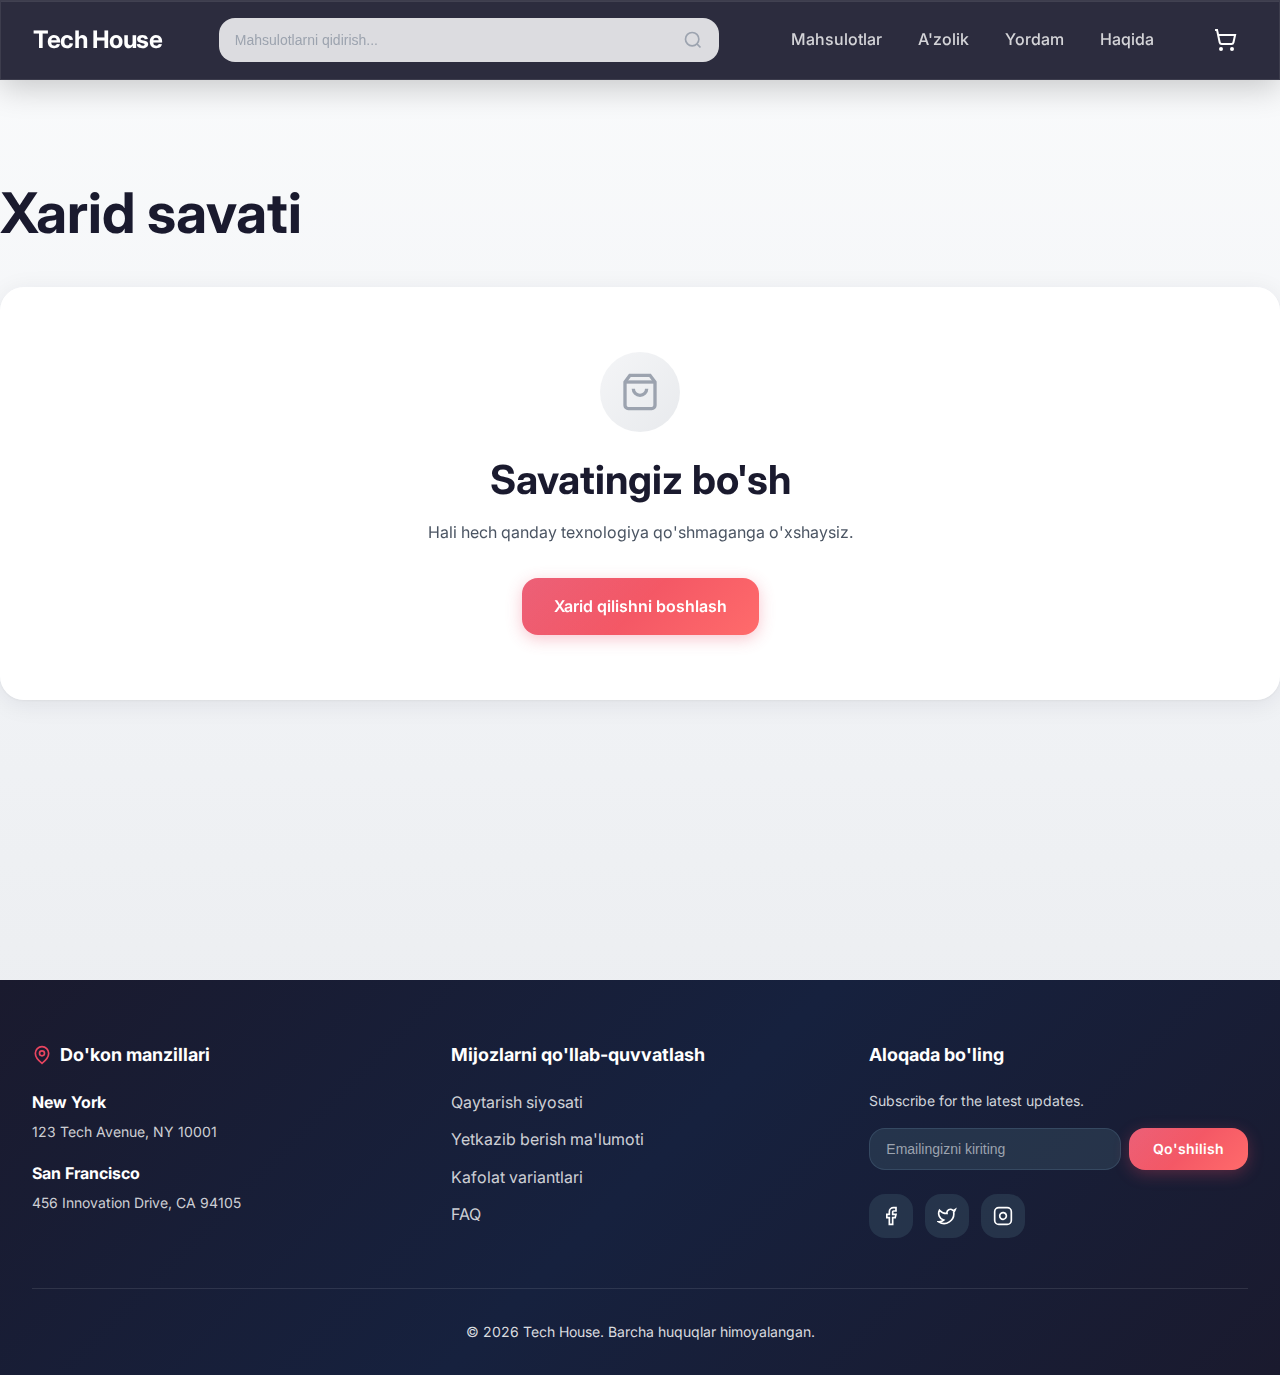
<file: cart.html>
<!DOCTYPE html>
<html lang="uz">
<head>
    <meta charset="UTF-8">
    <meta name="viewport" content="width=device-width, initial-scale=1.0">
    <meta name="description" content="Sizning xarid savatingiz - Tech House">
    <title>Xarid savati - Tech House</title>
    <link rel="stylesheet" href="css/style.css">
</head>
<body data-page="cart">
    
    <header class="header glass-dark">
        <div class="container header-inner">
            <a href="index.html" class="logo">Tech House</a>
            
            <div class="search-box">
                <input type="text" class="search-input" placeholder="Mahsulotlarni qidirish..." aria-label="Mahsulotlarni qidirish">
                <button class="search-btn" aria-label="Qidirish">
                    <svg width="20" height="20" viewBox="0 0 24 24" fill="none" stroke="currentColor" stroke-width="2"><circle cx="11" cy="11" r="8"/><path d="m21 21-4.3-4.3"/></svg>
                </button>
            </div>
            
            <nav class="nav">
                <a href="products.html" class="nav-link">Mahsulotlar</a>
                <a href="membership.html" class="nav-link">A'zolik</a>
                <a href="support.html" class="nav-link">Yordam</a>
                <a href="about.html" class="nav-link">Haqida</a>
            </nav>
            
            <a href="cart.html" class="cart-btn cart-btn-desktop" aria-label="Savatni ko'rish">
                <svg width="24" height="24" viewBox="0 0 24 24" fill="none" stroke="currentColor" stroke-width="2"><circle cx="8" cy="21" r="1"/><circle cx="19" cy="21" r="1"/><path d="M2.05 2.05h2l2.66 12.42a2 2 0 0 0 2 1.58h9.78a2 2 0 0 0 1.95-1.57l1.65-7.43H5.12"/></svg>
                <span class="cart-badge" style="display: none;">0</span>
            </a>
            
            <div class="mobile-controls">
                <a href="cart.html" class="cart-btn" aria-label="Savatni ko'rish">
                    <svg width="24" height="24" viewBox="0 0 24 24" fill="none" stroke="currentColor" stroke-width="2"><circle cx="8" cy="21" r="1"/><circle cx="19" cy="21" r="1"/><path d="M2.05 2.05h2l2.66 12.42a2 2 0 0 0 2 1.58h9.78a2 2 0 0 0 1.95-1.57l1.65-7.43H5.12"/></svg>
                    <span class="cart-badge" style="display: none;">0</span>
                </a>
                <button class="mobile-menu-btn" aria-label="Menyuni ochish">
                    <svg width="24" height="24" viewBox="0 0 24 24" fill="none" stroke="currentColor" stroke-width="2"><line x1="4" x2="20" y1="12" y2="12"/><line x1="4" x2="20" y1="6" y2="6"/><line x1="4" x2="20" y1="18" y2="18"/></svg>
                </button>
            </div>
        </div>
        
        <nav class="mobile-nav">
            <a href="products.html">Mahsulotlar</a>
            <a href="membership.html">A'zolik</a>
            <a href="support.html">Yordam</a>
            <a href="about.html">Haqida</a>
        </nav>
    </header>

    <main class="cart-page">
        <div class="container section">
            <h1 style="margin-bottom: 2.5rem;">Xarid savati</h1>

            
            <div class="cart-empty glass-card" style="display: none;">
                <div class="cart-empty-icon">
                    <svg width="40" height="40" viewBox="0 0 24 24" fill="none" stroke="currentColor" stroke-width="2"><path d="M6 2 3 6v14a2 2 0 0 0 2 2h14a2 2 0 0 0 2-2V6l-3-4Z"/><path d="M3 6h18"/><path d="M16 10a4 4 0 0 1-8 0"/></svg>
                </div>
                <h2>Savatingiz bo'sh</h2>
                <p>Hali hech qanday texnologiya qo'shmaganga o'xshaysiz.</p>
                <a href="products.html" class="btn btn-primary btn-lg">Xarid qilishni boshlash</a>
            </div>

            
            <div class="cart-content cart-layout" style="display: none;">
                
                <div class="cart-items">
                    <div class="glass-card">
                        <div class="cart-items-list">
                            
                        </div>
                        <div class="cart-footer">
                            <a href="products.html">
                                <svg width="20" height="20" viewBox="0 0 24 24" fill="none" stroke="currentColor" stroke-width="2"><path d="m12 19-7-7 7-7"/><path d="M19 12H5"/></svg>
                                Xaridni davom ettirish
                            </a>
                        </div>
                    </div>
                </div>

                
                <div class="order-summary">
                    <div class="summary-card glass-card">
                        <h2>Buyurtma xulasasi</h2>
                        
                        <div class="summary-row">
                            <span>Oraliq jami (<span class="items-count">0</span> ta mahsulot)</span>
                            <span class="summary-subtotal">$0.00</span>
                        </div>
                        <div class="summary-row shipping">
                            <span>Yetkazib berish</span>
                            <span>Bepul</span>
                        </div>
                        <div class="summary-row">
                            <span>Soliq (8%)</span>
                            <span class="summary-tax">$0.00</span>
                        </div>
                        <div class="summary-total">
                            <span>Jami</span>
                            <span class="summary-total-value">$0.00</span>
                        </div>

                        <div class="summary-actions">
                            <a href="checkout.html" class="btn btn-primary btn-lg btn-block">
                                To'lovga O'tish
                            </a>
                        </div>

                        <div class="summary-secure">
                            <div>
                                <svg width="16" height="16" viewBox="0 0 24 24" fill="none" stroke="currentColor" stroke-width="2"><rect width="18" height="11" x="3" y="11" rx="2" ry="2"/><path d="M7 11V7a5 5 0 0 1 10 0v4"/></svg>
                                <span>Xavfsiz to'lov - SSL shifrlangan</span>
                            </div>
                            <span>30 kunlik pulni qaytarish kafolati</span>
                        </div>
                    </div>
                </div>
            </div>
        </div>
    </main>

    
    <footer class="footer">
        <div class="container">
            <div class="footer-grid">
                <div>
                    <h3>
                        <svg width="20" height="20" viewBox="0 0 24 24" fill="none" stroke="currentColor" stroke-width="2"><path d="M20 10c0 6-8 12-8 12s-8-6-8-12a8 8 0 0 1 16 0Z"/><circle cx="12" cy="10" r="3"/></svg>
                        Do'kon manzillari
                    </h3>
                    <div class="footer-location">
                        <strong>New York</strong>
                        <span>123 Tech Avenue, NY 10001</span>
                    </div>
                    <div class="footer-location">
                        <strong>San Francisco</strong>
                        <span>456 Innovation Drive, CA 94105</span>
                    </div>
                </div>

                <div>
                    <h3>Mijozlarni qo'llab-quvvatlash</h3>
                    <ul class="footer-links">
                        <li><a href="#">Qaytarish siyosati</a></li>
                        <li><a href="#">Yetkazib berish ma'lumoti</a></li>
                        <li><a href="#">Kafolat variantlari</a></li>
                        <li><a href="#">FAQ</a></li>
                    </ul>
                </div>

                <div>
                    <h3>Aloqada bo'ling</h3>
                    <p style="color: var(--gray-300); font-size: 0.875rem; margin-bottom: 1rem;">
                        Subscribe for the latest updates.
                    </p>
                    <form class="newsletter-form">
                        <input type="email" placeholder="Emailingizni kiriting">
                        <button type="submit" class="btn btn-primary">Qo'shilish</button>
                    </form>
                    <div class="social-links">
                        <a href="#" class="social-link">
                            <svg width="20" height="20" viewBox="0 0 24 24" fill="none" stroke="currentColor" stroke-width="2"><path d="M18 2h-3a5 5 0 0 0-5 5v3H7v4h3v8h4v-8h3l1-4h-4V7a1 1 0 0 1 1-1h3z"/></svg>
                        </a>
                        <a href="#" class="social-link">
                            <svg width="20" height="20" viewBox="0 0 24 24" fill="none" stroke="currentColor" stroke-width="2"><path d="M22 4s-.7 2.1-2 3.4c1.6 10-9.4 17.3-18 11.6 2.2.1 4.4-.6 6-2C3 15.5.5 9.6 3 5c2.2 2.6 5.6 4.1 9 4-.9-4.2 4-6.6 7-3.8 1.1 0 3-1.2 3-1.2z"/></svg>
                        </a>
                        <a href="#" class="social-link">
                            <svg width="20" height="20" viewBox="0 0 24 24" fill="none" stroke="currentColor" stroke-width="2"><rect width="20" height="20" x="2" y="2" rx="5" ry="5"/><path d="M16 11.37A4 4 0 1 1 12.63 8 4 4 0 0 1 16 11.37z"/><line x1="17.5" x2="17.51" y1="6.5" y2="6.5"/></svg>
                        </a>
                    </div>
                </div>
            </div>

            <div class="footer-bottom">
                <p>&copy; 2026 Tech House. Barcha huquqlar himoyalangan.</p>
            </div>
        </div>
    </footer>

    <script src="js/main.js"></script>
</body>
</html>
</file>
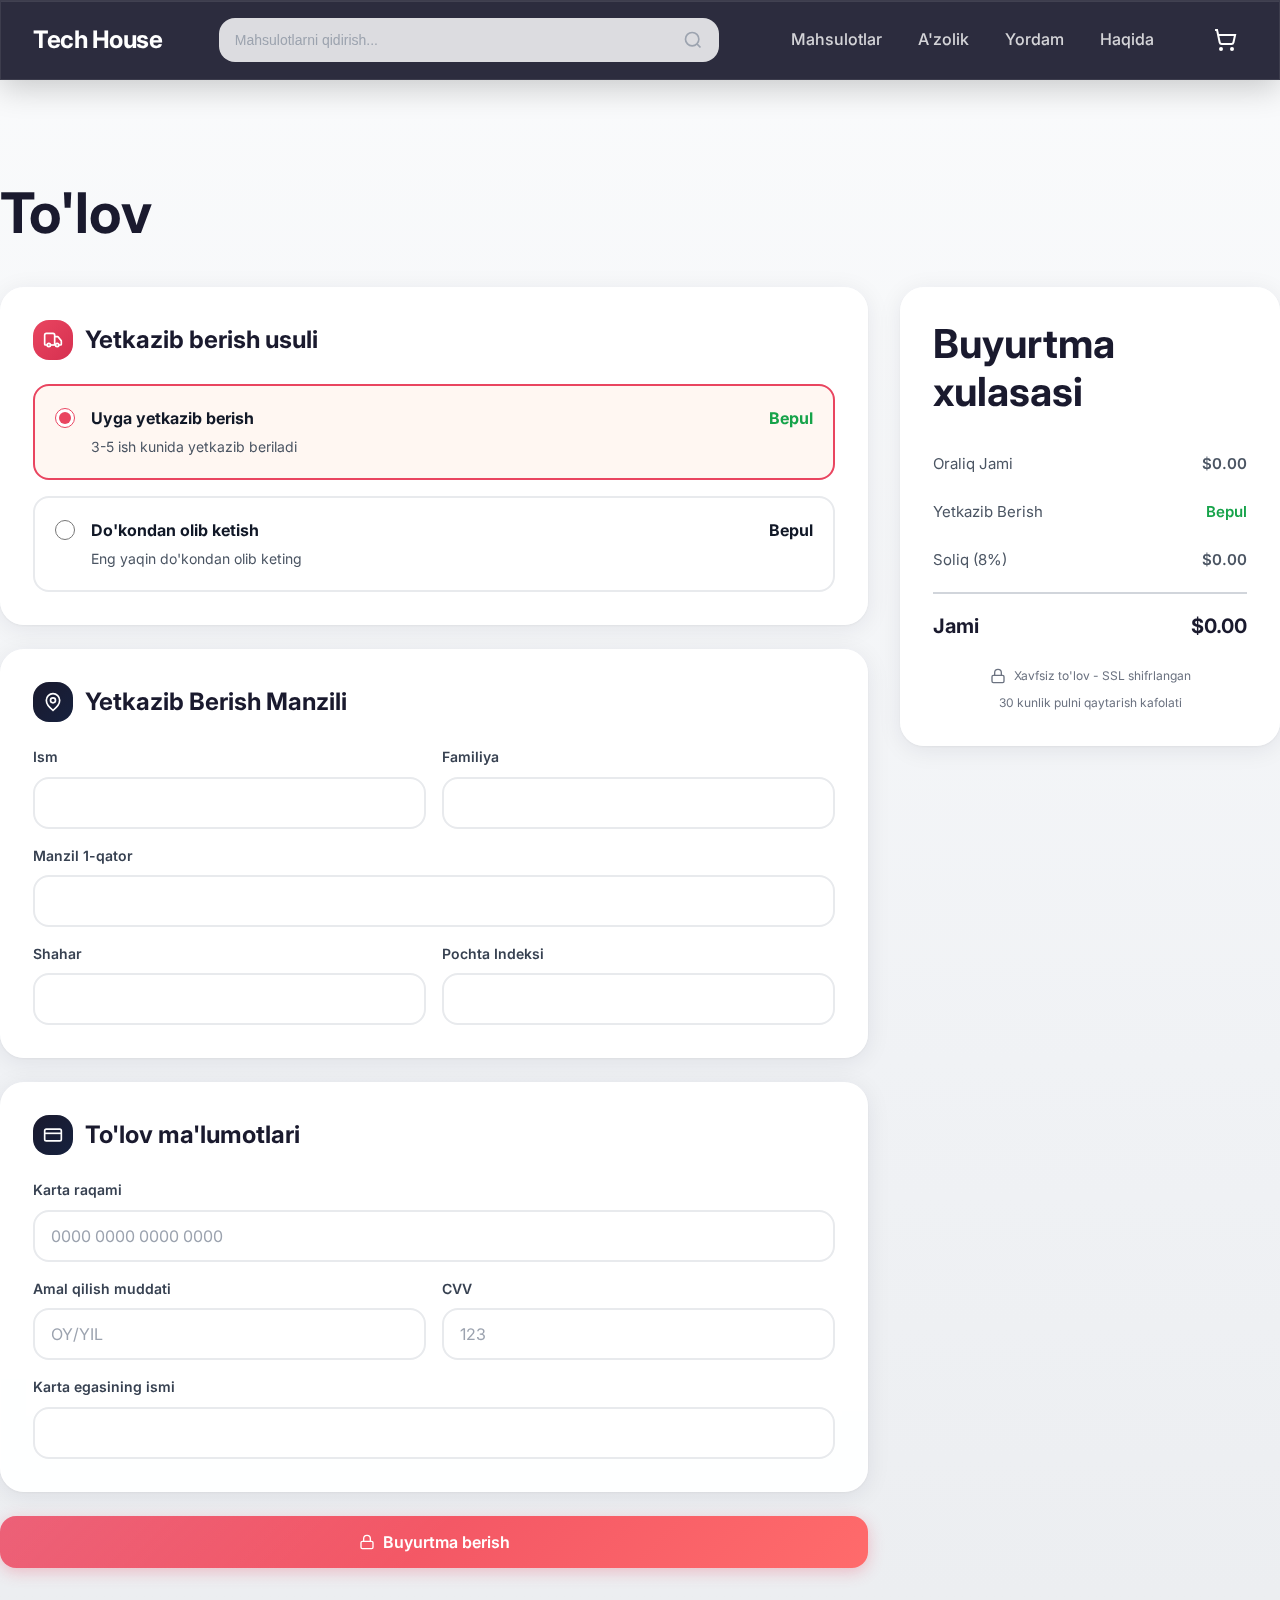
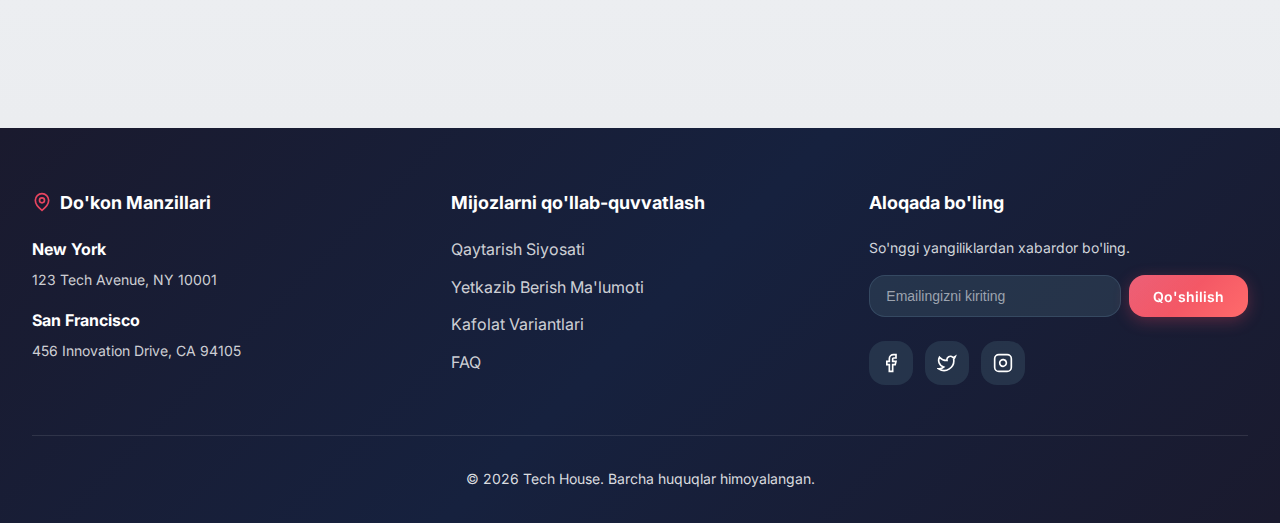
<file: checkout.html>
<!DOCTYPE html>
<html lang="uz">
<head>
    <meta charset="UTF-8">
    <meta name="viewport" content="width=device-width, initial-scale=1.0">
    <meta name="description" content="Xaridni yakunlash - Tech House">
    <title>To'lov - Tech House</title>
    <link rel="stylesheet" href="css/style.css">
</head>
<body data-page="checkout">
    
    <header class="header glass-dark">
        <div class="container header-inner">
            <a href="index.html" class="logo">Tech House</a>
            
            <div class="search-box">
                <input type="text" class="search-input" placeholder="Mahsulotlarni qidirish..." aria-label="Mahsulotlarni qidirish">
                <button class="search-btn" aria-label="Qidirish">
                    <svg width="20" height="20" viewBox="0 0 24 24" fill="none" stroke="currentColor" stroke-width="2"><circle cx="11" cy="11" r="8"/><path d="m21 21-4.3-4.3"/></svg>
                </button>
            </div>
            
            <nav class="nav">
                <a href="products.html" class="nav-link">Mahsulotlar</a>
                <a href="membership.html" class="nav-link">A'zolik</a>
                <a href="support.html" class="nav-link">Yordam</a>
                <a href="about.html" class="nav-link">Haqida</a>
            </nav>
            
            <a href="cart.html" class="cart-btn cart-btn-desktop" aria-label="Savatni ko'rish">
                <svg width="24" height="24" viewBox="0 0 24 24" fill="none" stroke="currentColor" stroke-width="2"><circle cx="8" cy="21" r="1"/><circle cx="19" cy="21" r="1"/><path d="M2.05 2.05h2l2.66 12.42a2 2 0 0 0 2 1.58h9.78a2 2 0 0 0 1.95-1.57l1.65-7.43H5.12"/></svg>
                <span class="cart-badge" style="display: none;">0</span>
            </a>
            
            <div class="mobile-controls">
                <a href="cart.html" class="cart-btn" aria-label="Savatni ko'rish">
                    <svg width="24" height="24" viewBox="0 0 24 24" fill="none" stroke="currentColor" stroke-width="2"><circle cx="8" cy="21" r="1"/><circle cx="19" cy="21" r="1"/><path d="M2.05 2.05h2l2.66 12.42a2 2 0 0 0 2 1.58h9.78a2 2 0 0 0 1.95-1.57l1.65-7.43H5.12"/></svg>
                    <span class="cart-badge" style="display: none;">0</span>
                </a>
                <button class="mobile-menu-btn" aria-label="Menyuni ochish">
                    <svg width="24" height="24" viewBox="0 0 24 24" fill="none" stroke="currentColor" stroke-width="2"><line x1="4" x2="20" y1="12" y2="12"/><line x1="4" x2="20" y1="6" y2="6"/><line x1="4" x2="20" y1="18" y2="18"/></svg>
                </button>
            </div>
        </div>
        
        <nav class="mobile-nav">
            <a href="products.html">Mahsulotlar</a>
            <a href="membership.html">A'zolik</a>
            <a href="support.html">Yordam</a>
            <a href="about.html">Haqida</a>
        </nav>
    </header>

    <main class="checkout-page">
        <div class="container section">
            <h1 style="margin-bottom: 2.5rem;">To'lov</h1>

            <div class="checkout-layout">
                
                <form class="checkout-form">
                    
                    <section class="checkout-section glass-card">
                        <h2>
                            <span class="icon-box">
                                <svg width="20" height="20" viewBox="0 0 24 24" fill="none" stroke="currentColor" stroke-width="2"><path d="M14 18V6a2 2 0 0 0-2-2H4a2 2 0 0 0-2 2v11a1 1 0 0 0 1 1h2"/><path d="M15 18H9"/><path d="M19 18h2a1 1 0 0 0 1-1v-3.65a1 1 0 0 0-.22-.624l-3.48-4.35A1 1 0 0 0 17.52 8H14"/><circle cx="17" cy="18" r="2"/><circle cx="7" cy="18" r="2"/></svg>
                            </span>
                            Yetkazib berish usuli
                        </h2>
                        <div class="delivery-options">
                            <label class="delivery-option selected">
                                <input type="radio" name="delivery" value="home" checked>
                                <div class="delivery-option-content">
                                    <div class="delivery-option-header">
                                        <strong>Uyga yetkazib berish</strong>
                                        <span>Bepul</span>
                                    </div>
                                    <p>3-5 ish kunida yetkazib beriladi</p>
                                </div>
                            </label>
                            <label class="delivery-option">
                                <input type="radio" name="delivery" value="pickup">
                                <div class="delivery-option-content">
                                    <div class="delivery-option-header">
                                        <strong>Do'kondan olib ketish</strong>
                                        <span style="color: var(--gray-900);">Bepul</span>
                                    </div>
                                    <p>Eng yaqin do'kondan olib keting</p>
                                </div>
                            </label>
                        </div>

                        <!-- Store Selection (hidden by default) -->
                        <div class="store-selection" id="storeSelection" style="display: none;">
                            <h3 style="font-size: 1rem; font-weight: 600; margin-bottom: 1rem; color: var(--gray-700);">Do'konni tanlang</h3>
                            <div class="store-options">
                                <label class="store-option">
                                    <input type="radio" name="store" value="newyork" required>
                                    <div class="store-option-content">
                                        <div class="store-info">
                                            <strong>New York</strong>
                                            <span>123 Tech Avenue, NY 10001</span>
                                        </div>
                                        <div class="store-hours">
                                            <svg width="16" height="16" viewBox="0 0 24 24" fill="none" stroke="currentColor" stroke-width="2"><circle cx="12" cy="12" r="10"/><polyline points="12 6 12 12 16 14"/></svg>
                                            <span>09:00 - 21:00</span>
                                        </div>
                                    </div>
                                </label>
                                <label class="store-option">
                                    <input type="radio" name="store" value="sanfrancisco">
                                    <div class="store-option-content">
                                        <div class="store-info">
                                            <strong>San Francisco</strong>
                                            <span>456 Innovation Drive, CA 94105</span>
                                        </div>
                                        <div class="store-hours">
                                            <svg width="16" height="16" viewBox="0 0 24 24" fill="none" stroke="currentColor" stroke-width="2"><circle cx="12" cy="12" r="10"/><polyline points="12 6 12 12 16 14"/></svg>
                                            <span>10:00 - 20:00</span>
                                        </div>
                                    </div>
                                </label>
                                <label class="store-option">
                                    <input type="radio" name="store" value="austin">
                                    <div class="store-option-content">
                                        <div class="store-info">
                                            <strong>Austin</strong>
                                            <span>789 Silicon Hills, TX 78701</span>
                                        </div>
                                        <div class="store-hours">
                                            <svg width="16" height="16" viewBox="0 0 24 24" fill="none" stroke="currentColor" stroke-width="2"><circle cx="12" cy="12" r="10"/><polyline points="12 6 12 12 16 14"/></svg>
                                            <span>09:00 - 22:00</span>
                                        </div>
                                    </div>
                                </label>
                            </div>
                        </div>
                    </section>

                    
                    <section class="checkout-section glass-card" id="addressSection">
                        <h2>
                            <span class="icon-box blue">
                                <svg width="20" height="20" viewBox="0 0 24 24" fill="none" stroke="currentColor" stroke-width="2"><path d="M20 10c0 6-8 12-8 12s-8-6-8-12a8 8 0 0 1 16 0Z"/><circle cx="12" cy="10" r="3"/></svg>
                            </span>
                            Yetkazib Berish Manzili
                        </h2>
                        <div class="form-grid">
                            <div class="form-group">
                                <label for="firstName">Ism</label>
                                <input type="text" id="firstName" name="firstName" required>
                            </div>
                            <div class="form-group">
                                <label for="lastName">Familiya</label>
                                <input type="text" id="lastName" name="lastName" required>
                            </div>
                            <div class="form-group full-width">
                                <label for="address">Manzil 1-qator</label>
                                <input type="text" id="address" name="address" required>
                            </div>
                            <div class="form-group">
                                <label for="city">Shahar</label>
                                <input type="text" id="city" name="city" required>
                            </div>
                            <div class="form-group">
                                <label for="zip">Pochta Indeksi</label>
                                <input type="text" id="zip" name="zip" required>
                            </div>
                        </div>
                    </section>

                    
                    <section class="checkout-section glass-card">
                        <h2>
                            <span class="icon-box blue">
                                <svg width="20" height="20" viewBox="0 0 24 24" fill="none" stroke="currentColor" stroke-width="2"><rect width="20" height="14" x="2" y="5" rx="2"/><line x1="2" x2="22" y1="10" y2="10"/></svg>
                            </span>
                            To'lov ma'lumotlari
                        </h2>
                        <div class="form-grid">
                            <div class="form-group full-width">
                                <label for="cardNumber">Karta raqami</label>
                                <input type="text" id="cardNumber" name="cardNumber" placeholder="0000 0000 0000 0000" required>
                            </div>
                            <div class="form-group">
                                <label for="expiry">Amal qilish muddati</label>
                                <input type="text" id="expiry" name="expiry" placeholder="OY/YIL" required>
                            </div>
                            <div class="form-group">
                                <label for="cvv">CVV</label>
                                <input type="text" id="cvv" name="cvv" placeholder="123" required>
                            </div>
                            <div class="form-group full-width">
                                <label for="cardName">Karta egasining ismi</label>
                                <input type="text" id="cardName" name="cardName" required>
                            </div>
                        </div>
                    </section>

                    <button type="submit" class="btn btn-primary btn-lg btn-block">
                        <svg width="16" height="16" viewBox="0 0 24 24" fill="none" stroke="currentColor" stroke-width="2"><rect width="18" height="11" x="3" y="11" rx="2" ry="2"/><path d="M7 11V7a5 5 0 0 1 10 0v4"/></svg>
                        Buyurtma berish
                    </button>
                </form>

                
                <div class="order-summary">
                    <div class="summary-card glass-card checkout-summary">
                        <h2>Buyurtma xulasasi</h2>
                        
                        <div class="order-items" style="margin-bottom: 1.5rem;">
                            
                        </div>

                        <div class="summary-row">
                            <span>Oraliq Jami</span>
                            <span class="checkout-subtotal">$0.00</span>
                        </div>
                        <div class="summary-row shipping">
                            <span>Yetkazib Berish</span>
                            <span>Bepul</span>
                        </div>
                        <div class="summary-row">
                            <span>Soliq (8%)</span>
                            <span class="checkout-tax">$0.00</span>
                        </div>
                        <div class="summary-total">
                            <span>Jami</span>
                            <span class="checkout-total-value">$0.00</span>
                        </div>

                        <div class="summary-secure" style="margin-top: 1.5rem;">
                            <div>
                                <svg width="16" height="16" viewBox="0 0 24 24" fill="none" stroke="currentColor" stroke-width="2"><rect width="18" height="11" x="3" y="11" rx="2" ry="2"/><path d="M7 11V7a5 5 0 0 1 10 0v4"/></svg>
                                <span>Xavfsiz to'lov - SSL shifrlangan</span>
                            </div>
                            <span>30 kunlik pulni qaytarish kafolati</span>
                        </div>
                    </div>
                </div>
            </div>
        </div>
    </main>

    
    <footer class="footer">
        <div class="container">
            <div class="footer-grid">
                <div>
                    <h3>
                        <svg width="20" height="20" viewBox="0 0 24 24" fill="none" stroke="currentColor" stroke-width="2"><path d="M20 10c0 6-8 12-8 12s-8-6-8-12a8 8 0 0 1 16 0Z"/><circle cx="12" cy="10" r="3"/></svg>
                        Do'kon Manzillari
                    </h3>
                    <div class="footer-location">
                        <strong>New York</strong>
                        <span>123 Tech Avenue, NY 10001</span>
                    </div>
                    <div class="footer-location">
                        <strong>San Francisco</strong>
                        <span>456 Innovation Drive, CA 94105</span>
                    </div>
                </div>

                <div>
                    <h3>Mijozlarni qo'llab-quvvatlash</h3>
                    <ul class="footer-links">
                        <li><a href="#">Qaytarish Siyosati</a></li>
                        <li><a href="#">Yetkazib Berish Ma'lumoti</a></li>
                        <li><a href="#">Kafolat Variantlari</a></li>
                        <li><a href="#">FAQ</a></li>
                    </ul>
                </div>

                <div>
                    <h3>Aloqada bo'ling</h3>
                    <p style="color: var(--gray-300); font-size: 0.875rem; margin-bottom: 1rem;">
                        So'nggi yangiliklardan xabardor bo'ling.
                    </p>
                    <form class="newsletter-form">
                        <input type="email" placeholder="Emailingizni kiriting">
                        <button type="submit" class="btn btn-primary">Qo'shilish</button>
                    </form>
                    <div class="social-links">
                        <a href="#" class="social-link">
                            <svg width="20" height="20" viewBox="0 0 24 24" fill="none" stroke="currentColor" stroke-width="2"><path d="M18 2h-3a5 5 0 0 0-5 5v3H7v4h3v8h4v-8h3l1-4h-4V7a1 1 0 0 1 1-1h3z"/></svg>
                        </a>
                        <a href="#" class="social-link">
                            <svg width="20" height="20" viewBox="0 0 24 24" fill="none" stroke="currentColor" stroke-width="2"><path d="M22 4s-.7 2.1-2 3.4c1.6 10-9.4 17.3-18 11.6 2.2.1 4.4-.6 6-2C3 15.5.5 9.6 3 5c2.2 2.6 5.6 4.1 9 4-.9-4.2 4-6.6 7-3.8 1.1 0 3-1.2 3-1.2z"/></svg>
                        </a>
                        <a href="#" class="social-link">
                            <svg width="20" height="20" viewBox="0 0 24 24" fill="none" stroke="currentColor" stroke-width="2"><rect width="20" height="20" x="2" y="2" rx="5" ry="5"/><path d="M16 11.37A4 4 0 1 1 12.63 8 4 4 0 0 1 16 11.37z"/><line x1="17.5" x2="17.51" y1="6.5" y2="6.5"/></svg>
                        </a>
                    </div>
                </div>
            </div>

            <div class="footer-bottom">
                <p>&copy; 2026 Tech House. Barcha huquqlar himoyalangan.</p>
            </div>
        </div>
    </footer>

    <script src="js/main.js"></script>
</body>
</html>
</file>
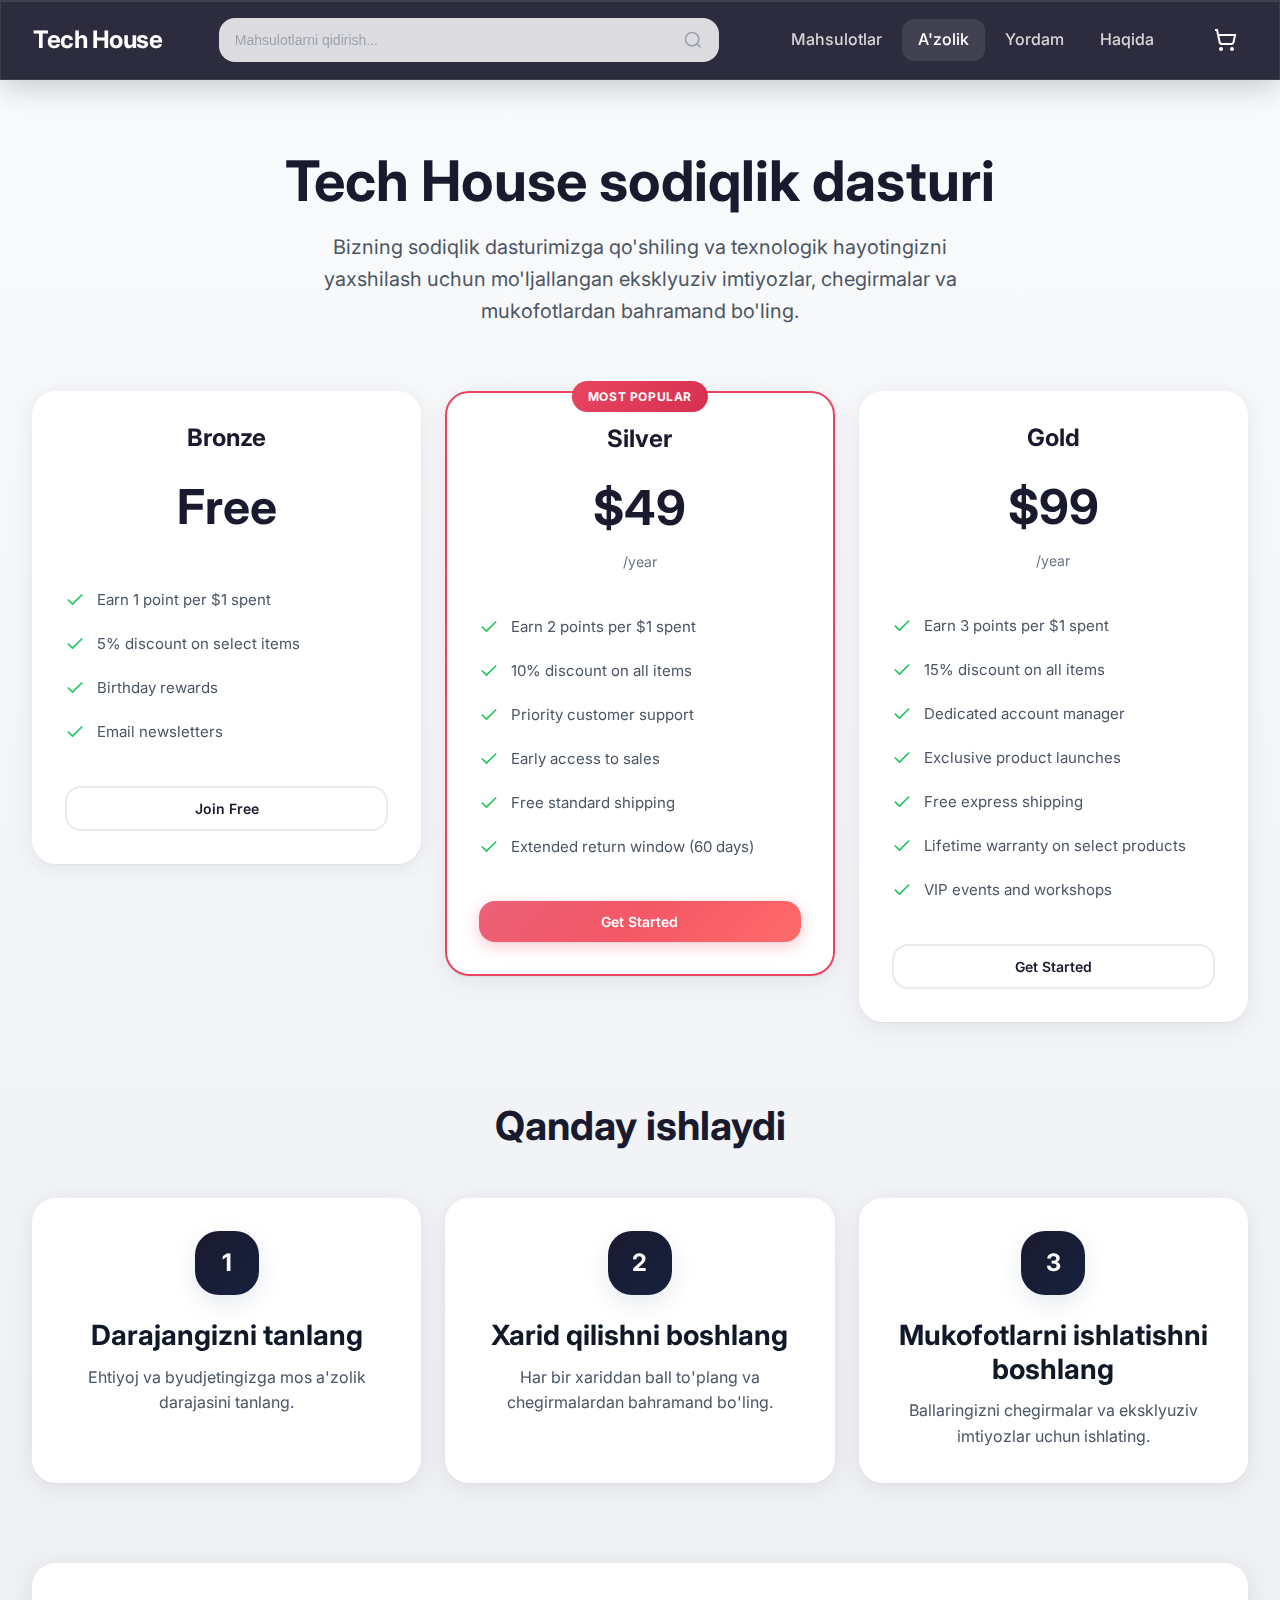
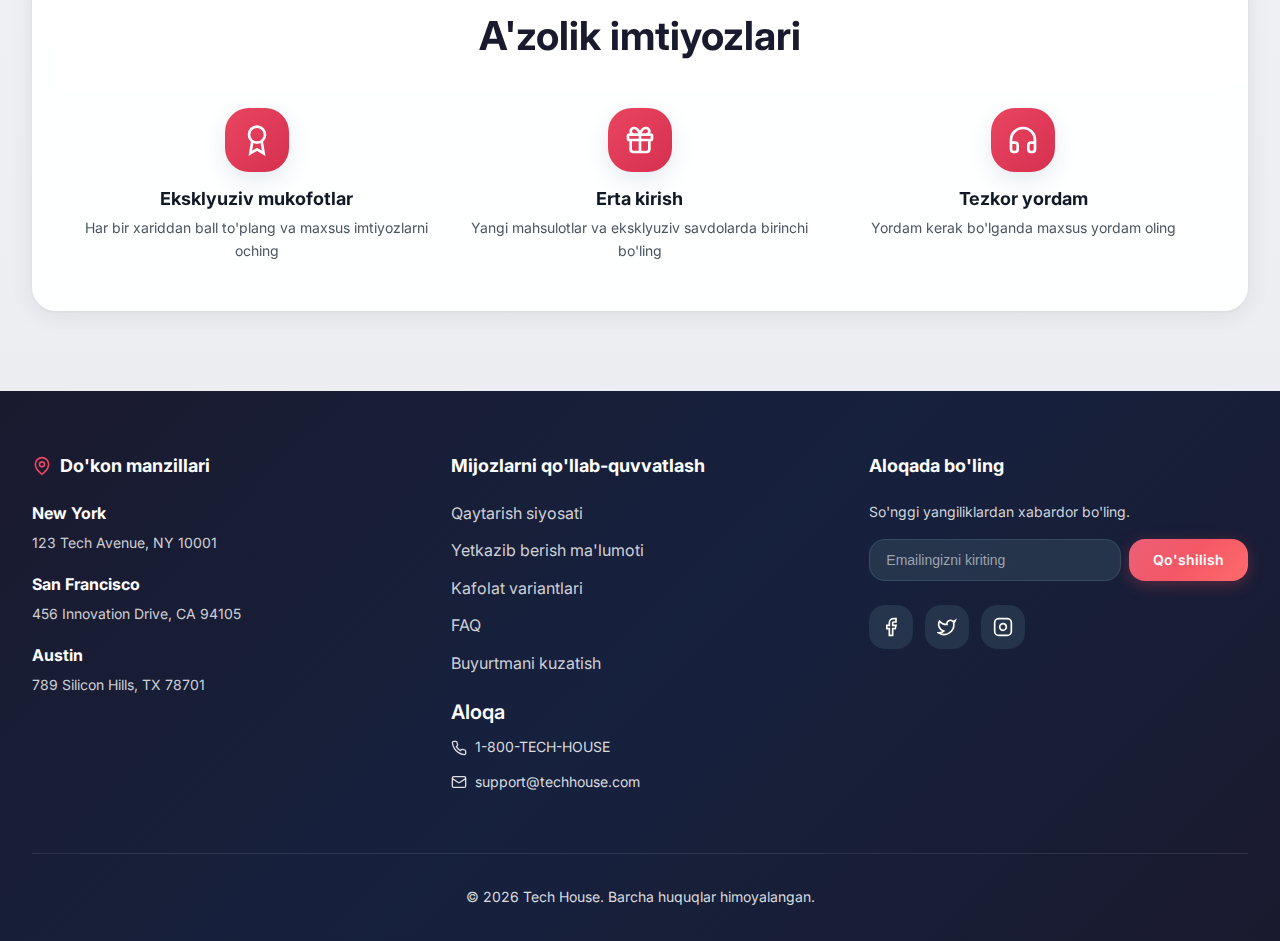
<file: membership.html>
<!DOCTYPE html>
<html lang="uz">
<head>
    <meta charset="UTF-8">
    <meta name="viewport" content="width=device-width, initial-scale=1.0">
    <meta name="description" content="Tech House a'zolik dasturi - Eksklyuziv imtiyozlar va chegirmalar">
    <title>A'zolik - Tech House</title>
    <link rel="stylesheet" href="css/style.css">
</head>
<body data-page="membership">
    
    <header class="header glass-dark">
        <div class="container header-inner">
            <a href="index.html" class="logo">Tech House</a>
            
            <div class="search-box">
                <input type="text" class="search-input" placeholder="Mahsulotlarni qidirish..." aria-label="Mahsulotlarni qidirish">
                <button class="search-btn" aria-label="Qidirish">
                    <svg width="20" height="20" viewBox="0 0 24 24" fill="none" stroke="currentColor" stroke-width="2"><circle cx="11" cy="11" r="8"/><path d="m21 21-4.3-4.3"/></svg>
                </button>
            </div>
            
            <nav class="nav">
                <a href="products.html" class="nav-link">Mahsulotlar</a>
                <a href="membership.html" class="nav-link active">A'zolik</a>
                <a href="support.html" class="nav-link">Yordam</a>
                <a href="about.html" class="nav-link">Haqida</a>
            </nav>
            
            <a href="cart.html" class="cart-btn cart-btn-desktop" aria-label="Savatni ko'rish">
                <svg width="24" height="24" viewBox="0 0 24 24" fill="none" stroke="currentColor" stroke-width="2"><circle cx="8" cy="21" r="1"/><circle cx="19" cy="21" r="1"/><path d="M2.05 2.05h2l2.66 12.42a2 2 0 0 0 2 1.58h9.78a2 2 0 0 0 1.95-1.57l1.65-7.43H5.12"/></svg>
                <span class="cart-badge" style="display: none;">0</span>
            </a>
            
            <div class="mobile-controls">
                <a href="cart.html" class="cart-btn" aria-label="Savatni ko'rish">
                    <svg width="24" height="24" viewBox="0 0 24 24" fill="none" stroke="currentColor" stroke-width="2"><circle cx="8" cy="21" r="1"/><circle cx="19" cy="21" r="1"/><path d="M2.05 2.05h2l2.66 12.42a2 2 0 0 0 2 1.58h9.78a2 2 0 0 0 1.95-1.57l1.65-7.43H5.12"/></svg>
                    <span class="cart-badge" style="display: none;">0</span>
                </a>
                <button class="mobile-menu-btn" aria-label="Menyuni ochish">
                    <svg width="24" height="24" viewBox="0 0 24 24" fill="none" stroke="currentColor" stroke-width="2"><line x1="4" x2="20" y1="12" y2="12"/><line x1="4" x2="20" y1="6" y2="6"/><line x1="4" x2="20" y1="18" y2="18"/></svg>
                </button>
            </div>
        </div>
        
        <nav class="mobile-nav">
            <a href="products.html">Mahsulotlar</a>
            <a href="membership.html">A'zolik</a>
            <a href="support.html">Yordam</a>
            <a href="about.html">Haqida</a>
        </nav>
    </header>

    <main class="membership-page">
        <div class="container">
            
            <div class="membership-hero">
                <h1>Tech House sodiqlik dasturi</h1>
                <p>Bizning sodiqlik dasturimizga qo'shiling va texnologik hayotingizni yaxshilash uchun mo'ljallangan eksklyuziv imtiyozlar, chegirmalar va mukofotlardan bahramand bo'ling.</p>
            </div>

            
            <div class="tiers-grid">
                
            </div>

            
            <section class="how-it-works">
                <h2>Qanday ishlaydi</h2>
                <div class="steps-grid">
                    <div class="step-card glass-card">
                        <div class="step-number">1</div>
                        <h3>Darajangizni tanlang</h3>
                        <p>Ehtiyoj va byudjetingizga mos a'zolik darajasini tanlang.</p>
                    </div>
                    <div class="step-card glass-card">
                        <div class="step-number">2</div>
                        <h3>Xarid qilishni boshlang</h3>
                        <p>Har bir xariddan ball to'plang va chegirmalardan bahramand bo'ling.</p>
                    </div>
                    <div class="step-card glass-card">
                        <div class="step-number">3</div>
                        <h3>Mukofotlarni ishlatishni boshlang</h3>
                        <p>Ballaringizni chegirmalar va eksklyuziv imtiyozlar uchun ishlating.</p>
                    </div>
                </div>
            </section>

            
            <section class="member-benefits glass-card">
                <h2>A'zolik imtiyozlari</h2>
                <div class="benefits-grid">
                    <div class="benefit-item">
                        <div class="benefit-icon">
                            <svg width="32" height="32" viewBox="0 0 24 24" fill="none" stroke="currentColor" stroke-width="2"><circle cx="12" cy="8" r="6"/><path d="M15.477 12.89 17 22l-5-3-5 3 1.523-9.11"/></svg>
                        </div>
                        <h3>Eksklyuziv mukofotlar</h3>
                        <p>Har bir xariddan ball to'plang va maxsus imtiyozlarni oching</p>
                    </div>
                    <div class="benefit-item">
                        <div class="benefit-icon">
                            <svg width="32" height="32" viewBox="0 0 24 24" fill="none" stroke="currentColor" stroke-width="2"><rect x="3" y="8" width="18" height="4" rx="1"/><path d="M12 8v13"/><path d="M19 12v7a2 2 0 0 1-2 2H7a2 2 0 0 1-2-2v-7"/><path d="M7.5 8a2.5 2.5 0 0 1 0-5A4.8 8 0 0 1 12 8a4.8 8 0 0 1 4.5-5 2.5 2.5 0 0 1 0 5"/></svg>
                        </div>
                        <h3>Erta kirish</h3>
                        <p>Yangi mahsulotlar va eksklyuziv savdolarda birinchi bo'ling</p>
                    </div>
                    <div class="benefit-item">
                        <div class="benefit-icon">
                            <svg width="32" height="32" viewBox="0 0 24 24" fill="none" stroke="currentColor" stroke-width="2"><path d="M3 14h3a2 2 0 0 1 2 2v3a2 2 0 0 1-2 2H5a2 2 0 0 1-2-2v-7a9 9 0 0 1 18 0v7a2 2 0 0 1-2 2h-1a2 2 0 0 1-2-2v-3a2 2 0 0 1 2-2h3"/></svg>
                        </div>
                        <h3>Tezkor yordam</h3>
                        <p>Yordam kerak bo'lganda maxsus yordam oling</p>
                    </div>
                </div>
            </section>
        </div>
    </main>

    
    <footer class="footer">
        <div class="container">
            <div class="footer-grid">
                <div>
                    <h3>
                        <svg width="20" height="20" viewBox="0 0 24 24" fill="none" stroke="currentColor" stroke-width="2"><path d="M20 10c0 6-8 12-8 12s-8-6-8-12a8 8 0 0 1 16 0Z"/><circle cx="12" cy="10" r="3"/></svg>
                        Do'kon manzillari
                    </h3>
                    <div class="footer-location">
                        <strong>New York</strong>
                        <span>123 Tech Avenue, NY 10001</span>
                    </div>
                    <div class="footer-location">
                        <strong>San Francisco</strong>
                        <span>456 Innovation Drive, CA 94105</span>
                    </div>
                    <div class="footer-location">
                        <strong>Austin</strong>
                        <span>789 Silicon Hills, TX 78701</span>
                    </div>
                </div>

                <div>
                    <h3>Mijozlarni qo'llab-quvvatlash</h3>
                    <ul class="footer-links">
                        <li><a href="#">Qaytarish siyosati</a></li>
                        <li><a href="#">Yetkazib berish ma'lumoti</a></li>
                        <li><a href="#">Kafolat variantlari</a></li>
                        <li><a href="#">FAQ</a></li>
                        <li><a href="#">Buyurtmani kuzatish</a></li>
                    </ul>
                    <div style="margin-top: 1.5rem;">
                        <h4 style="font-weight: 600; margin-bottom: 0.75rem;">Aloqa</h4>
                        <div class="footer-contact">
                            <svg width="16" height="16" viewBox="0 0 24 24" fill="none" stroke="currentColor" stroke-width="2"><path d="M22 16.92v3a2 2 0 0 1-2.18 2 19.79 19.79 0 0 1-8.63-3.07 19.5 19.5 0 0 1-6-6 19.79 19.79 0 0 1-3.07-8.67A2 2 0 0 1 4.11 2h3a2 2 0 0 1 2 1.72 12.84 12.84 0 0 0 .7 2.81 2 2 0 0 1-.45 2.11L8.09 9.91a16 16 0 0 0 6 6l1.27-1.27a2 2 0 0 1 2.11-.45 12.84 12.84 0 0 0 2.81.7A2 2 0 0 1 22 16.92z"/></svg>
                            1-800-TECH-HOUSE
                        </div>
                        <div class="footer-contact">
                            <svg width="16" height="16" viewBox="0 0 24 24" fill="none" stroke="currentColor" stroke-width="2"><rect width="20" height="16" x="2" y="4" rx="2"/><path d="m22 7-8.97 5.7a1.94 1.94 0 0 1-2.06 0L2 7"/></svg>
                            support@techhouse.com
                        </div>
                    </div>
                </div>

                <div>
                    <h3>Aloqada bo'ling</h3>
                    <p style="color: var(--gray-300); font-size: 0.875rem; margin-bottom: 1rem; line-height: 1.6;">
                        So'nggi yangiliklardan xabardor bo'ling.
                    </p>
                    <form class="newsletter-form">
                        <input type="email" placeholder="Emailingizni kiriting">
                        <button type="submit" class="btn btn-primary">Qo'shilish</button>
                    </form>
                    <div class="social-links">
                        <a href="#" class="social-link">
                            <svg width="20" height="20" viewBox="0 0 24 24" fill="none" stroke="currentColor" stroke-width="2"><path d="M18 2h-3a5 5 0 0 0-5 5v3H7v4h3v8h4v-8h3l1-4h-4V7a1 1 0 0 1 1-1h3z"/></svg>
                        </a>
                        <a href="#" class="social-link">
                            <svg width="20" height="20" viewBox="0 0 24 24" fill="none" stroke="currentColor" stroke-width="2"><path d="M22 4s-.7 2.1-2 3.4c1.6 10-9.4 17.3-18 11.6 2.2.1 4.4-.6 6-2C3 15.5.5 9.6 3 5c2.2 2.6 5.6 4.1 9 4-.9-4.2 4-6.6 7-3.8 1.1 0 3-1.2 3-1.2z"/></svg>
                        </a>
                        <a href="#" class="social-link">
                            <svg width="20" height="20" viewBox="0 0 24 24" fill="none" stroke="currentColor" stroke-width="2"><rect width="20" height="20" x="2" y="2" rx="5" ry="5"/><path d="M16 11.37A4 4 0 1 1 12.63 8 4 4 0 0 1 16 11.37z"/><line x1="17.5" x2="17.51" y1="6.5" y2="6.5"/></svg>
                        </a>
                    </div>
                </div>
            </div>

            <div class="footer-bottom">
                <p>&copy; 2026 Tech House. Barcha huquqlar himoyalangan.</p>
            </div>
        </div>
    </footer>

    <script src="js/main.js"></script>
</body>
</html>
</file>
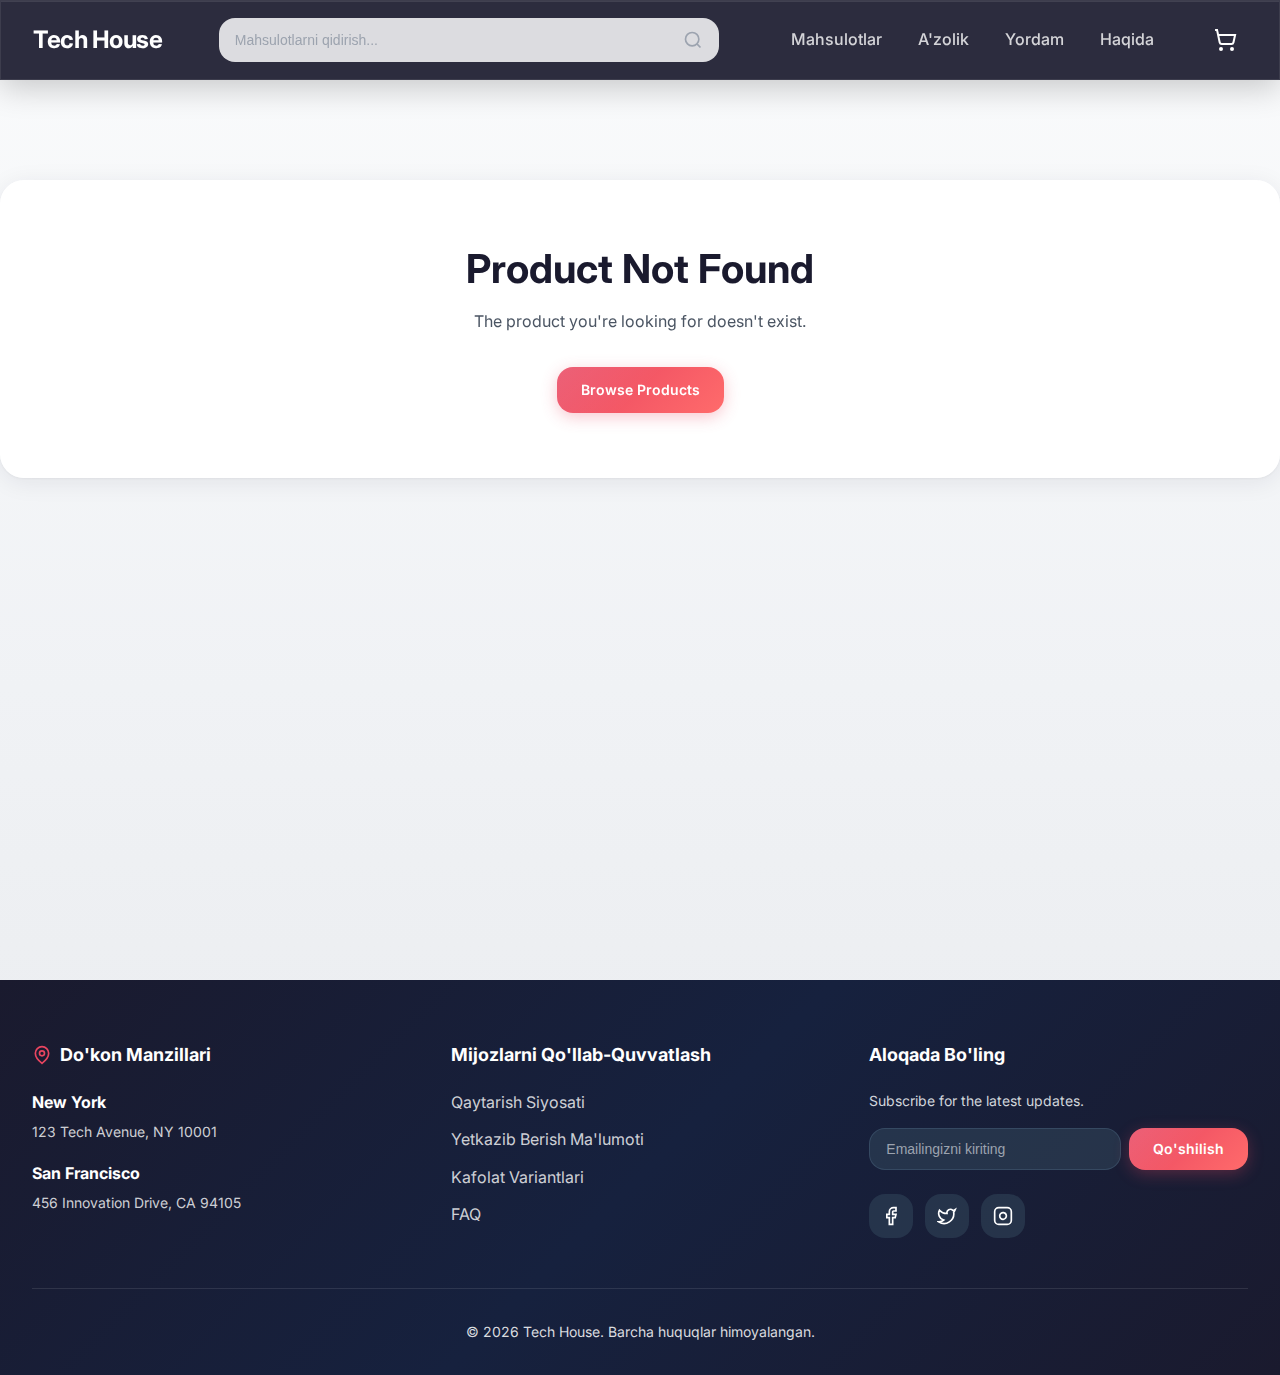
<file: product.html>
<!DOCTYPE html>
<html lang="uz">
<head>
    <meta charset="UTF-8">
    <meta name="viewport" content="width=device-width, initial-scale=1.0">
    <meta name="description" content="Mahsulot tafsilotlari - Tech House">
    <title>Mahsulot - Tech House</title>
    <link rel="stylesheet" href="css/style.css">
</head>
<body data-page="product">
    
    <header class="header glass-dark">
        <div class="container header-inner">
            <a href="index.html" class="logo">Tech House</a>
            
            <div class="search-box">
                <input type="text" class="search-input" placeholder="Mahsulotlarni qidirish..." aria-label="Mahsulotlarni qidirish">
                <button class="search-btn" aria-label="Qidirish">
                    <svg width="20" height="20" viewBox="0 0 24 24" fill="none" stroke="currentColor" stroke-width="2"><circle cx="11" cy="11" r="8"/><path d="m21 21-4.3-4.3"/></svg>
                </button>
            </div>
            
            <nav class="nav">
                <a href="products.html" class="nav-link">Mahsulotlar</a>
                <a href="membership.html" class="nav-link">A'zolik</a>
                <a href="support.html" class="nav-link">Yordam</a>
                <a href="about.html" class="nav-link">Haqida</a>
            </nav>
            
            <a href="cart.html" class="cart-btn cart-btn-desktop" aria-label="Savatni ko'rish">
                <svg width="24" height="24" viewBox="0 0 24 24" fill="none" stroke="currentColor" stroke-width="2"><circle cx="8" cy="21" r="1"/><circle cx="19" cy="21" r="1"/><path d="M2.05 2.05h2l2.66 12.42a2 2 0 0 0 2 1.58h9.78a2 2 0 0 0 1.95-1.57l1.65-7.43H5.12"/></svg>
                <span class="cart-badge" style="display: none;">0</span>
            </a>
            
            <div class="mobile-controls">
                <a href="cart.html" class="cart-btn" aria-label="Savatni ko'rish">
                    <svg width="24" height="24" viewBox="0 0 24 24" fill="none" stroke="currentColor" stroke-width="2"><circle cx="8" cy="21" r="1"/><circle cx="19" cy="21" r="1"/><path d="M2.05 2.05h2l2.66 12.42a2 2 0 0 0 2 1.58h9.78a2 2 0 0 0 1.95-1.57l1.65-7.43H5.12"/></svg>
                    <span class="cart-badge" style="display: none;">0</span>
                </a>
                <button class="mobile-menu-btn" aria-label="Menyuni ochish">
                    <svg width="24" height="24" viewBox="0 0 24 24" fill="none" stroke="currentColor" stroke-width="2"><line x1="4" x2="20" y1="12" y2="12"/><line x1="4" x2="20" y1="6" y2="6"/><line x1="4" x2="20" y1="18" y2="18"/></svg>
                </button>
            </div>
        </div>
        
        <nav class="mobile-nav">
            <a href="products.html">Mahsulotlar</a>
            <a href="membership.html">A'zolik</a>
            <a href="support.html">Yordam</a>
            <a href="about.html">Haqida</a>
        </nav>
    </header>

    <main class="product-details">
        <div class="container section">
            
            <nav class="breadcrumb">
                <a href="index.html">Bosh Sahifa</a>
                <svg width="16" height="16" viewBox="0 0 24 24" fill="none" stroke="currentColor" stroke-width="2"><path d="m9 18 6-6-6-6"/></svg>
                <a href="products.html">Mahsulotlar</a>
                <svg width="16" height="16" viewBox="0 0 24 24" fill="none" stroke="currentColor" stroke-width="2"><path d="m9 18 6-6-6-6"/></svg>
                <span>Mahsulot Nomi</span>
            </nav>

            
            <div class="product-layout">
                
                <div class="product-gallery">
                    <div class="product-main-image glass-card">
                        <img src="" alt="">
                    </div>
                    <div class="product-thumbnails">
                        
                    </div>
                </div>

                
                <div class="product-info">
                    <!-- Teglar -->
                    <div class="product-badges">
                        <span class="product-badge badge-hit">Xit</span>
                        <span class="product-badge badge-new">Yangi</span>
                    </div>
                    
                    <h1 class="product-title">Mahsulot Nomi</h1>
                    
                    <div class="product-meta">
                        <div class="product-rating">
                            <div class="rating-score">
                                <span class="score">4.86</span>
                                <svg width="14" height="14" viewBox="0 0 24 24" fill="#FF9500" stroke="none"><polygon points="12 2 15.09 8.26 22 9.27 17 14.14 18.18 21.02 12 17.77 5.82 21.02 7 14.14 2 9.27 8.91 8.26 12 2"/></svg>
                            </div>
                            <a href="#reviews" class="reviews-link">205 ta sharh</a>
                        </div>
                        <span class="product-code">#5464313</span>
                    </div>

                    <!-- Yetkazib berish info -->
                    <div class="delivery-info">
                        <div class="delivery-item">
                            <svg width="16" height="16" viewBox="0 0 24 24" fill="none" stroke="currentColor" stroke-width="2"><path d="M20 10c0 6-8 12-8 12s-8-6-8-12a8 8 0 0 1 16 0Z"/><circle cx="12" cy="10" r="3"/></svg>
                            <span class="delivery-value accent">12 do'kon</span>
                        </div>
                        <div class="delivery-item">
                            <svg width="16" height="16" viewBox="0 0 24 24" fill="none" stroke="currentColor" stroke-width="2"><path d="M5 18H3a2 2 0 0 1-2-2V8a2 2 0 0 1 2-2h3.19M15 6h2.81A2 2 0 0 1 20 8v8a2 2 0 0 1-2 2h-2"/><circle cx="7" cy="18" r="2"/><path d="M9 18h5"/><circle cx="16" cy="18" r="2"/></svg>
                            <span class="delivery-value accent">2 soat</span>
                        </div>
                        <div class="delivery-item">
                            <svg width="16" height="16" viewBox="0 0 24 24" fill="none" stroke="currentColor" stroke-width="2"><path d="M22 8.35V20a2 2 0 0 1-2 2H4a2 2 0 0 1-2-2V8.35A2 2 0 0 1 3.26 6.5l8-3.2a2 2 0 0 1 1.48 0l8 3.2A2 2 0 0 1 22 8.35Z"/><path d="M6 18h12"/><path d="M6 14h12"/></svg>
                            <span class="delivery-value accent">Olib ketish</span>
                        </div>
                    </div>

                    <!-- Narx va Sotib olish (Desktop) -->
                    <div class="product-purchase">
                        <div class="product-price-section">
                            <span class="product-price" id="productPrice">1 200 000 so'm</span>
                            <span class="product-installment">oyiga 120 000 so'm dan</span>
                        </div>
                        <div class="product-btns">
                            <button class="btn btn-secondary add-to-cart-detail">
                                <svg width="20" height="20" viewBox="0 0 24 24" fill="none" stroke="currentColor" stroke-width="2"><circle cx="8" cy="21" r="1"/><circle cx="19" cy="21" r="1"/><path d="M2.05 2.05h2l2.66 12.42a2 2 0 0 0 2 1.58h9.78a2 2 0 0 0 1.95-1.57l1.65-7.43H5.12"/></svg>
                                Savatga
                            </button>
                            <button class="btn btn-primary buy-now-btn">
                                Sotib olish
                            </button>
                        </div>
                    </div>

                    <p class="product-description">
                        Mahsulot tavsifi bu yerda ko'rsatiladi.
                    </p>
                </div>
            </div>

            
            <div class="product-tabs glass-card">
                <div class="tabs-header">
                    <button class="tab-btn active" data-tab="description">Tavsif</button>
                    <button class="tab-btn" data-tab="specifications">Xususiyatlar</button>
                    <button class="tab-btn" data-tab="reviews">Sharhlar</button>
                </div>
                
                <div class="tab-content active" data-tab="description">
                    <h3>Mahsulot Tavsifi</h3>
                    <p class="product-description-full" style="color: var(--gray-600); line-height: 1.8;">
                        Mahsulot haqida to'liq ma'lumot bu yerda ko'rsatiladi.
                    </p>
                </div>

                <div class="tab-content" data-tab="specifications">
                    <h3>Texnik Xususiyatlar</h3>
                    <table class="specs-table">
                        <tbody>
                            
                        </tbody>
                    </table>
                </div>

                <div class="tab-content" data-tab="reviews">
                    <h3>Mijozlar Sharhlari</h3>
                    <p style="color: var(--gray-600);">Bu mahsulotga birinchi bo'lib sharh yozing!</p>
                </div>
            </div>

            
            <section class="related-products" style="margin-top: 4rem;">
                <h2 style="margin-bottom: 2rem;">Sizga Yoqishi Mumkin</h2>
                <div class="products-grid">
                    
                </div>
            </section>
        </div>
        
        <!-- Mobile Fixed Bottom Bar -->
        <div class="mobile-buy-bar">
            <div class="mobile-price-info">
                <span class="mobile-price" id="mobilePrice">1 200 000 so'm</span>
                <span class="mobile-installment">oyiga 120 000 so'm</span>
            </div>
            <div class="mobile-buy-actions">
                <button class="mobile-favorite-btn" aria-label="Sevimli">
                    <svg width="22" height="22" viewBox="0 0 24 24" fill="none" stroke="currentColor" stroke-width="2"><path d="M19 14c1.49-1.46 3-3.21 3-5.5A5.5 5.5 0 0 0 16.5 3c-1.76 0-3 .5-4.5 2-1.5-1.5-2.74-2-4.5-2A5.5 5.5 0 0 0 2 8.5c0 2.3 1.5 4.05 3 5.5l7 7Z"/></svg>
                </button>
                <button class="btn btn-primary mobile-buy-btn">Sotib olish</button>
            </div>
        </div>
    </main>

    
    <footer class="footer">
        <div class="container">
            <div class="footer-grid">
                <div>
                    <h3>
                        <svg width="20" height="20" viewBox="0 0 24 24" fill="none" stroke="currentColor" stroke-width="2"><path d="M20 10c0 6-8 12-8 12s-8-6-8-12a8 8 0 0 1 16 0Z"/><circle cx="12" cy="10" r="3"/></svg>
                        Do'kon Manzillari
                    </h3>
                    <div class="footer-location">
                        <strong>New York</strong>
                        <span>123 Tech Avenue, NY 10001</span>
                    </div>
                    <div class="footer-location">
                        <strong>San Francisco</strong>
                        <span>456 Innovation Drive, CA 94105</span>
                    </div>
                </div>

                <div>
                    <h3>Mijozlarni Qo'llab-Quvvatlash</h3>
                    <ul class="footer-links">
                        <li><a href="#">Qaytarish Siyosati</a></li>
                        <li><a href="#">Yetkazib Berish Ma'lumoti</a></li>
                        <li><a href="#">Kafolat Variantlari</a></li>
                        <li><a href="#">FAQ</a></li>
                    </ul>
                </div>

                <div>
                    <h3>Aloqada Bo'ling</h3>
                    <p style="color: var(--gray-300); font-size: 0.875rem; margin-bottom: 1rem;">
                        Subscribe for the latest updates.
                    </p>
                    <form class="newsletter-form">
                        <input type="email" placeholder="Emailingizni kiriting">
                        <button type="submit" class="btn btn-primary">Qo'shilish</button>
                    </form>
                    <div class="social-links">
                        <a href="#" class="social-link">
                            <svg width="20" height="20" viewBox="0 0 24 24" fill="none" stroke="currentColor" stroke-width="2"><path d="M18 2h-3a5 5 0 0 0-5 5v3H7v4h3v8h4v-8h3l1-4h-4V7a1 1 0 0 1 1-1h3z"/></svg>
                        </a>
                        <a href="#" class="social-link">
                            <svg width="20" height="20" viewBox="0 0 24 24" fill="none" stroke="currentColor" stroke-width="2"><path d="M22 4s-.7 2.1-2 3.4c1.6 10-9.4 17.3-18 11.6 2.2.1 4.4-.6 6-2C3 15.5.5 9.6 3 5c2.2 2.6 5.6 4.1 9 4-.9-4.2 4-6.6 7-3.8 1.1 0 3-1.2 3-1.2z"/></svg>
                        </a>
                        <a href="#" class="social-link">
                            <svg width="20" height="20" viewBox="0 0 24 24" fill="none" stroke="currentColor" stroke-width="2"><rect width="20" height="20" x="2" y="2" rx="5" ry="5"/><path d="M16 11.37A4 4 0 1 1 12.63 8 4 4 0 0 1 16 11.37z"/><line x1="17.5" x2="17.51" y1="6.5" y2="6.5"/></svg>
                        </a>
                    </div>
                </div>
            </div>

            <div class="footer-bottom">
                <p>&copy; 2026 Tech House. Barcha huquqlar himoyalangan.</p>
            </div>
        </div>
    </footer>

    <script src="js/main.js"></script>
</body>
</html>
</file>
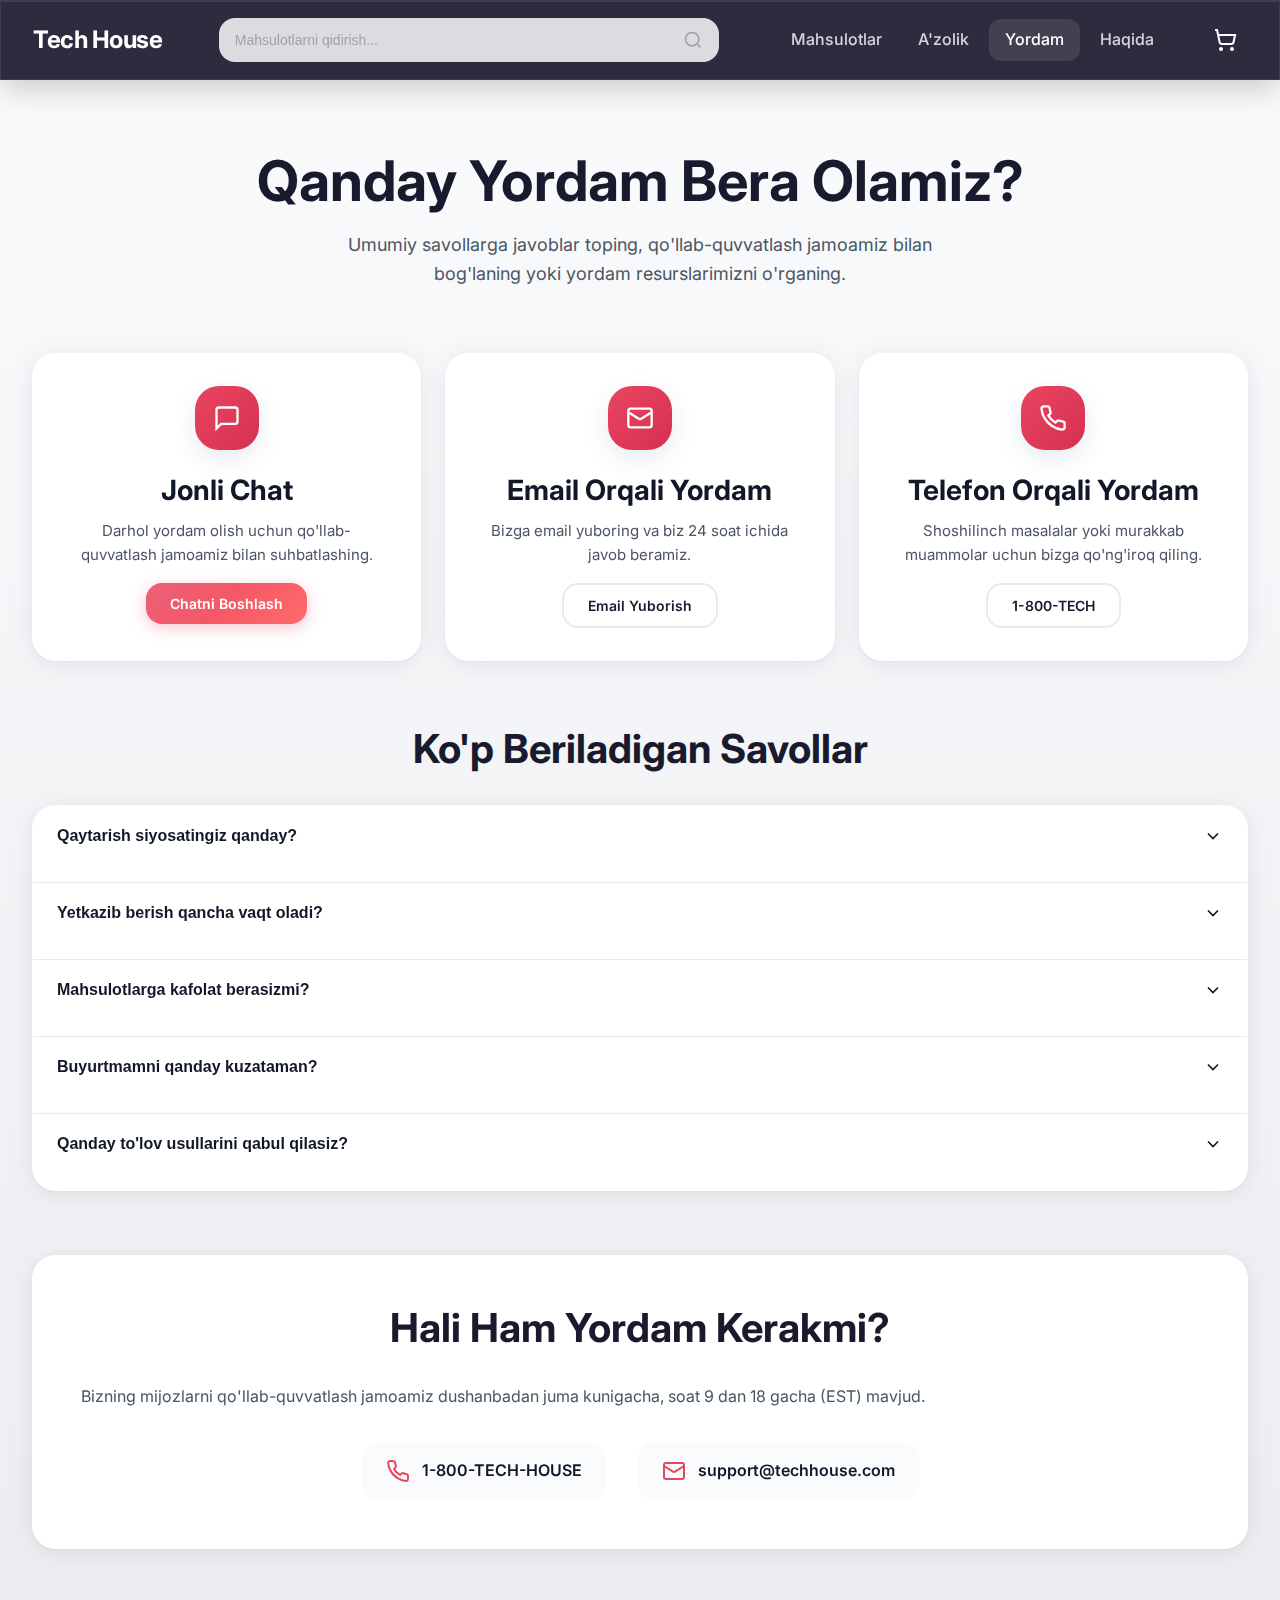
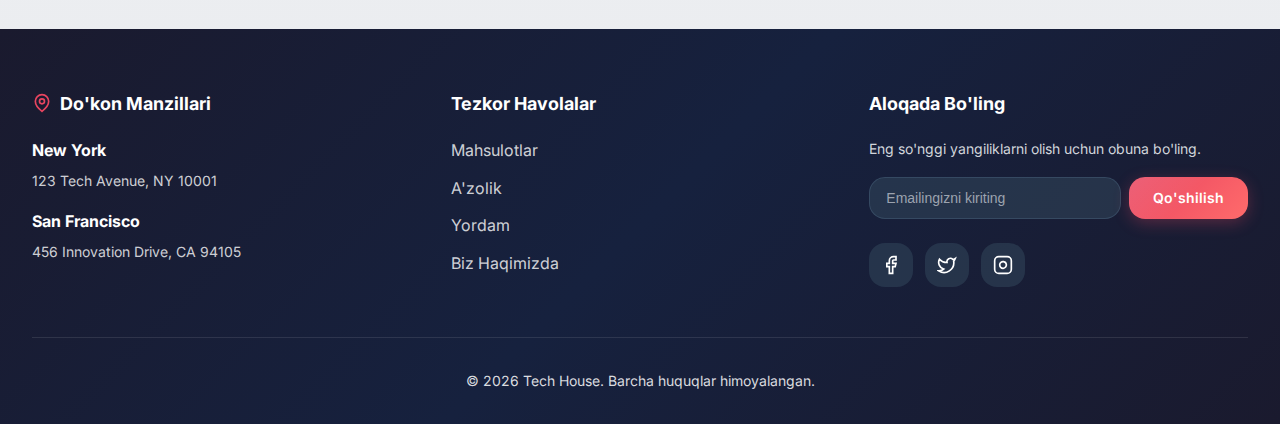
<file: support.html>
<!DOCTYPE html>
<html lang="uz">
<head>
    <meta charset="UTF-8">
    <meta name="viewport" content="width=device-width, initial-scale=1.0">
    <meta name="description" content="Tech House yordam markazi - Savol va javoblar, aloqa ma'lumotlari">
    <title>Yordam - Tech House</title>
    <link rel="stylesheet" href="css/style.css">
    <style>
        .contact-methods {
            display: flex;
            flex-wrap: wrap;
            justify-content: center;
            gap: 2rem;
            margin-top: 2rem;
        }
        .contact-method {
            display: flex;
            align-items: center;
            gap: 0.75rem;
            padding: 1rem 1.5rem;
            background: var(--gray-50);
            border-radius: var(--radius-lg);
        }
        .contact-method svg {
            color: var(--accent);
        }
        .contact-method span {
            font-weight: 600;
            color: var(--gray-900);
        }
    </style>
</head>
<body data-page="support">
    
    <header class="header glass-dark">
        <div class="container header-inner">
            <a href="index.html" class="logo">Tech House</a>
            
            <div class="search-box">
                <input type="text" class="search-input" placeholder="Mahsulotlarni qidirish..." aria-label="Mahsulotlarni qidirish">
                <button class="search-btn" aria-label="Qidirish">
                    <svg width="20" height="20" viewBox="0 0 24 24" fill="none" stroke="currentColor" stroke-width="2"><circle cx="11" cy="11" r="8"/><path d="m21 21-4.3-4.3"/></svg>
                </button>
            </div>
            
            <nav class="nav">
                <a href="products.html" class="nav-link">Mahsulotlar</a>
                <a href="membership.html" class="nav-link">A'zolik</a>
                <a href="support.html" class="nav-link active">Yordam</a>
                <a href="about.html" class="nav-link">Haqida</a>
            </nav>
            
            <a href="cart.html" class="cart-btn cart-btn-desktop" aria-label="Savatni ko'rish">
                <svg width="24" height="24" viewBox="0 0 24 24" fill="none" stroke="currentColor" stroke-width="2"><circle cx="8" cy="21" r="1"/><circle cx="19" cy="21" r="1"/><path d="M2.05 2.05h2l2.66 12.42a2 2 0 0 0 2 1.58h9.78a2 2 0 0 0 1.95-1.57l1.65-7.43H5.12"/></svg>
                <span class="cart-badge" style="display: none;">0</span>
            </a>
            
            <div class="mobile-controls">
                <a href="cart.html" class="cart-btn" aria-label="Savatni ko'rish">
                    <svg width="24" height="24" viewBox="0 0 24 24" fill="none" stroke="currentColor" stroke-width="2"><circle cx="8" cy="21" r="1"/><circle cx="19" cy="21" r="1"/><path d="M2.05 2.05h2l2.66 12.42a2 2 0 0 0 2 1.58h9.78a2 2 0 0 0 1.95-1.57l1.65-7.43H5.12"/></svg>
                    <span class="cart-badge" style="display: none;">0</span>
                </a>
                <button class="mobile-menu-btn" aria-label="Menyuni ochish">
                    <svg width="24" height="24" viewBox="0 0 24 24" fill="none" stroke="currentColor" stroke-width="2"><line x1="4" x2="20" y1="12" y2="12"/><line x1="4" x2="20" y1="6" y2="6"/><line x1="4" x2="20" y1="18" y2="18"/></svg>
                </button>
            </div>
        </div>
        
        <nav class="mobile-nav">
            <a href="products.html">Mahsulotlar</a>
            <a href="membership.html">A'zolik</a>
            <a href="support.html">Yordam</a>
            <a href="about.html">Haqida</a>
        </nav>
    </header>

    <main class="support-page">
        <div class="container">
            
            <div class="support-hero">
                <h1>Qanday Yordam Bera Olamiz?</h1>
                <p>Umumiy savollarga javoblar toping, qo'llab-quvvatlash jamoamiz bilan bog'laning yoki yordam resurslarimizni o'rganing.</p>
            </div>

            
            <div class="support-grid">
                <div class="support-card glass-card">
                    <div class="support-icon">
                        <svg viewBox="0 0 24 24" fill="none" stroke="currentColor" stroke-width="2"><path d="M21 15a2 2 0 0 1-2 2H7l-4 4V5a2 2 0 0 1 2-2h14a2 2 0 0 1 2 2z"/></svg>
                    </div>
                    <h3>Jonli Chat</h3>
                    <p>Darhol yordam olish uchun qo'llab-quvvatlash jamoamiz bilan suhbatlashing.</p>
                    <button class="btn btn-primary">Chatni Boshlash</button>
                </div>

                <div class="support-card glass-card">
                    <div class="support-icon">
                        <svg viewBox="0 0 24 24" fill="none" stroke="currentColor" stroke-width="2"><rect width="20" height="16" x="2" y="4" rx="2"/><path d="m22 7-8.97 5.7a1.94 1.94 0 0 1-2.06 0L2 7"/></svg>
                    </div>
                    <h3>Email Orqali Yordam</h3>
                    <p>Bizga email yuboring va biz 24 soat ichida javob beramiz.</p>
                    <button class="btn btn-secondary">Email Yuborish</button>
                </div>

                <div class="support-card glass-card">
                    <div class="support-icon">
                        <svg viewBox="0 0 24 24" fill="none" stroke="currentColor" stroke-width="2"><path d="M22 16.92v3a2 2 0 0 1-2.18 2 19.79 19.79 0 0 1-8.63-3.07 19.5 19.5 0 0 1-6-6 19.79 19.79 0 0 1-3.07-8.67A2 2 0 0 1 4.11 2h3a2 2 0 0 1 2 1.72 12.84 12.84 0 0 0 .7 2.81 2 2 0 0 1-.45 2.11L8.09 9.91a16 16 0 0 0 6 6l1.27-1.27a2 2 0 0 1 2.11-.45 12.84 12.84 0 0 0 2.81.7A2 2 0 0 1 22 16.92z"/></svg>
                    </div>
                    <h3>Telefon Orqali Yordam</h3>
                    <p>Shoshilinch masalalar yoki murakkab muammolar uchun bizga qo'ng'iroq qiling.</p>
                    <button class="btn btn-secondary">1-800-TECH</button>
                </div>
            </div>

            
            <section class="faq-section">
                <h2>Ko'p Beriladigan Savollar</h2>
                
                <div class="faq-list glass-card" style="border-radius: var(--radius-xl); overflow: hidden;">
                    <div class="faq-item">
                        <button class="faq-question">
                            Qaytarish siyosatingiz qanday?
                            <svg width="20" height="20" viewBox="0 0 24 24" fill="none" stroke="currentColor" stroke-width="2"><path d="m6 9 6 6 6-6"/></svg>
                        </button>
                        <div class="faq-answer">
                            <p>Biz barcha mahsulotlar uchun asl holatida 30 kunlik qaytarish siyosatini taklif qilamiz. Mahsulotlar ishlatilmagan va asl qadoqda bo'lishi kerak. Qaytarishni boshlash uchun qo'llab-quvvatlash jamoamiz bilan bog'laning.</p>
                        </div>
                    </div>

                    <div class="faq-item" style="border-top: 1px solid var(--gray-200);">
                        <button class="faq-question">
                            Yetkazib berish qancha vaqt oladi?
                            <svg width="20" height="20" viewBox="0 0 24 24" fill="none" stroke="currentColor" stroke-width="2"><path d="m6 9 6 6 6-6"/></svg>
                        </button>
                        <div class="faq-answer">
                            <p>Standart yetkazib berish 3-5 ish kunini oladi. Tezkor yetkazib berish (1-2 ish kuni) qo'shimcha to'lov evaziga mavjud. 50 dollardan ortiq buyurtmalarda bepul yetkazib berish mavjud.</p>
                        </div>
                    </div>

                    <div class="faq-item" style="border-top: 1px solid var(--gray-200);">
                        <button class="faq-question">
                            Mahsulotlarga kafolat berasizmi?
                            <svg width="20" height="20" viewBox="0 0 24 24" fill="none" stroke="currentColor" stroke-width="2"><path d="m6 9 6 6 6-6"/></svg>
                        </button>
                        <div class="faq-answer">
                            <p>Ha! Barcha mahsulotlar kamida 1 yillik ishlab chiqaruvchi kafolati bilan birga keladi. Oltin a'zolar tanlangan mahsulotlarda kengaytirilgan kafolatni olishadi. Aniq kafolat tafsilotlari uchun individual mahsulot sahifalarini tekshiring.</p>
                        </div>
                    </div>

                    <div class="faq-item" style="border-top: 1px solid var(--gray-200);">
                        <button class="faq-question">
                            Buyurtmamni qanday kuzataman?
                            <svg width="20" height="20" viewBox="0 0 24 24" fill="none" stroke="currentColor" stroke-width="2"><path d="m6 9 6 6 6-6"/></svg>
                        </button>
                        <div class="faq-answer">
                            <p>Buyurtmangiz jo'natilgandan so'ng, siz kuzatuv ma'lumotlari bilan email olasiz. Shuningdek, istalgan vaqtda buyurtma holati va kuzatuv tafsilotlarini ko'rish uchun hisobingizga kirishingiz mumkin.</p>
                        </div>
                    </div>

                    <div class="faq-item" style="border-top: 1px solid var(--gray-200);">
                        <button class="faq-question">
                            Qanday to'lov usullarini qabul qilasiz?
                            <svg width="20" height="20" viewBox="0 0 24 24" fill="none" stroke="currentColor" stroke-width="2"><path d="m6 9 6 6 6-6"/></svg>
                        </button>
                        <div class="faq-answer">
                            <p>Biz barcha asosiy kredit kartalarini (Visa, MasterCard, American Express), PayPal, Apple Pay va Google Pay ni qabul qilamiz. Barcha tranzaksiyalar SSL shifrlash bilan himoyalangan.</p>
                        </div>
                    </div>
                </div>
            </section>

            
            <section class="contact-section glass-card">
                <h2>Hali Ham Yordam Kerakmi?</h2>
                <p>Bizning mijozlarni qo'llab-quvvatlash jamoamiz dushanbadan juma kunigacha, soat 9 dan 18 gacha (EST) mavjud.</p>
                
                <div class="contact-methods">
                    <div class="contact-method">
                        <svg width="24" height="24" viewBox="0 0 24 24" fill="none" stroke="currentColor" stroke-width="2"><path d="M22 16.92v3a2 2 0 0 1-2.18 2 19.79 19.79 0 0 1-8.63-3.07 19.5 19.5 0 0 1-6-6 19.79 19.79 0 0 1-3.07-8.67A2 2 0 0 1 4.11 2h3a2 2 0 0 1 2 1.72 12.84 12.84 0 0 0 .7 2.81 2 2 0 0 1-.45 2.11L8.09 9.91a16 16 0 0 0 6 6l1.27-1.27a2 2 0 0 1 2.11-.45 12.84 12.84 0 0 0 2.81.7A2 2 0 0 1 22 16.92z"/></svg>
                        <span>1-800-TECH-HOUSE</span>
                    </div>
                    <div class="contact-method">
                        <svg width="24" height="24" viewBox="0 0 24 24" fill="none" stroke="currentColor" stroke-width="2"><rect width="20" height="16" x="2" y="4" rx="2"/><path d="m22 7-8.97 5.7a1.94 1.94 0 0 1-2.06 0L2 7"/></svg>
                        <span>support@techhouse.com</span>
                    </div>
                </div>
            </section>
        </div>
    </main>

    
    <footer class="footer">
        <div class="container">
            <div class="footer-grid">
                <div>
                    <h3>
                        <svg width="20" height="20" viewBox="0 0 24 24" fill="none" stroke="currentColor" stroke-width="2"><path d="M20 10c0 6-8 12-8 12s-8-6-8-12a8 8 0 0 1 16 0Z"/><circle cx="12" cy="10" r="3"/></svg>
                        Do'kon Manzillari
                    </h3>
                    <div class="footer-location">
                        <strong>New York</strong>
                        <span>123 Tech Avenue, NY 10001</span>
                    </div>
                    <div class="footer-location">
                        <strong>San Francisco</strong>
                        <span>456 Innovation Drive, CA 94105</span>
                    </div>
                </div>

                <div>
                    <h3>Tezkor Havolalar</h3>
                    <ul class="footer-links">
                        <li><a href="products.html">Mahsulotlar</a></li>
                        <li><a href="membership.html">A'zolik</a></li>
                        <li><a href="support.html">Yordam</a></li>
                        <li><a href="about.html">Biz Haqimizda</a></li>
                    </ul>
                </div>

                <div>
                    <h3>Aloqada Bo'ling</h3>
                    <p style="color: var(--gray-300); font-size: 0.875rem; margin-bottom: 1rem;">
                        Eng so'nggi yangiliklarni olish uchun obuna bo'ling.
                    </p>
                    <form class="newsletter-form">
                        <input type="email" placeholder="Emailingizni kiriting">
                        <button type="submit" class="btn btn-primary">Qo'shilish</button>
                    </form>
                    <div class="social-links">
                        <a href="#" class="social-link">
                            <svg width="20" height="20" viewBox="0 0 24 24" fill="none" stroke="currentColor" stroke-width="2"><path d="M18 2h-3a5 5 0 0 0-5 5v3H7v4h3v8h4v-8h3l1-4h-4V7a1 1 0 0 1 1-1h3z"/></svg>
                        </a>
                        <a href="#" class="social-link">
                            <svg width="20" height="20" viewBox="0 0 24 24" fill="none" stroke="currentColor" stroke-width="2"><path d="M22 4s-.7 2.1-2 3.4c1.6 10-9.4 17.3-18 11.6 2.2.1 4.4-.6 6-2C3 15.5.5 9.6 3 5c2.2 2.6 5.6 4.1 9 4-.9-4.2 4-6.6 7-3.8 1.1 0 3-1.2 3-1.2z"/></svg>
                        </a>
                        <a href="#" class="social-link">
                            <svg width="20" height="20" viewBox="0 0 24 24" fill="none" stroke="currentColor" stroke-width="2"><rect width="20" height="20" x="2" y="2" rx="5" ry="5"/><path d="M16 11.37A4 4 0 1 1 12.63 8 4 4 0 0 1 16 11.37z"/><line x1="17.5" x2="17.51" y1="6.5" y2="6.5"/></svg>
                        </a>
                    </div>
                </div>
            </div>

            <div class="footer-bottom">
                <p>&copy; 2026 Tech House. Barcha huquqlar himoyalangan.</p>
            </div>
        </div>
    </footer>

    <script src="js/main.js"></script>
    <script>
        // FAQ Toggle
        document.querySelectorAll('.faq-question').forEach(btn => {
            btn.addEventListener('click', () => {
                const item = btn.parentElement;
                item.classList.toggle('active');
            });
        });
    </script>
</body>
</html>
</file>
<file: css/style.css>
@import url('https://fonts.googleapis.com/css2?family=Inter:wght@300;400;500;600;700;800&display=swap');
:root {
    --primary: #1a1a2e;
    --primary-light: #16213e;
    --primary-dark: #0f0f1a;
    --accent: #e94560;
    --accent-hover: #d63050;
    --accent-light: rgba(233, 69, 96, 0.1);
    --accent-gradient: linear-gradient(135deg, #e94560 0%, #ff6b6b 100%);
    --secondary: #4facfe;
    --secondary-light: #00f2fe;
    --white: #ffffff;
    --gray-50: #fafbfc;
    --gray-100: #f4f5f7;
    --gray-200: #e8eaed;
    --gray-300: #d1d5db;
    --gray-400: #9ca3af;
    --gray-500: #6b7280;
    --gray-600: #4b5563;
    --gray-700: #374151;
    --gray-800: #1f2937;
    --gray-900: #111827;
    --glass-bg: rgba(255, 255, 255, 0.85);
    --glass-border: rgba(255, 255, 255, 0.4);
    --glass-dark-bg: rgba(26, 26, 46, 0.92);
    --glass-dark-border: rgba(255, 255, 255, 0.08);
    --shadow-sm: 0 1px 2px 0 rgba(0, 0, 0, 0.05);
    --shadow: 0 4px 6px -1px rgba(0, 0, 0, 0.1);
    --shadow-md: 0 8px 24px rgba(0, 51, 102, 0.1);
    --shadow-lg: 0 12px 40px rgba(0, 51, 102, 0.15);
    --shadow-xl: 0 20px 60px rgba(0, 51, 102, 0.2);
    --radius-sm: 8px;
    --radius: 12px;
    --radius-lg: 16px;
    --radius-xl: 24px;
    --radius-2xl: 32px;
    --radius-full: 9999px;
    --transition-fast: 150ms cubic-bezier(0.4, 0, 0.2, 1);
    --transition: 0.2s ease;
    --transition-slow: 300ms cubic-bezier(0.4, 0, 0.2, 1);
}
*, *::before, *::after {
    box-sizing: border-box;
    margin: 0;
    padding: 0;
}
html {
    scroll-behavior: smooth;
}
body {
    font-family: 'Inter', -apple-system, BlinkMacSystemFont, 'Segoe UI', sans-serif;
    background: linear-gradient(180deg, #fafbfc 0%, #f0f2f5 50%, #e8eaed 100%);
    min-height: 100vh;
    color: var(--gray-900);
    line-height: 1.6;
    -webkit-font-smoothing: antialiased;
    -moz-osx-font-smoothing: grayscale;
}
.glass {
    background: var(--glass-bg);
    backdrop-filter: blur(10px);
    -webkit-backdrop-filter: blur(10px);
    border: 1px solid var(--glass-border);
    box-shadow: 
        0 8px 32px rgba(0, 0, 0, 0.08),
        inset 0 1px 0 rgba(255, 255, 255, 0.6);
}
.glass-dark {
    background: var(--glass-dark-bg);
    backdrop-filter: blur(10px);
    -webkit-backdrop-filter: blur(10px);
    border: 1px solid var(--glass-dark-border);
    box-shadow: 
        0 8px 32px rgba(0, 0, 0, 0.2),
        inset 0 1px 0 rgba(255, 255, 255, 0.1);
}
.glass-card {
    background: rgba(255, 255, 255, 0.95);
    backdrop-filter: blur(10px);
    -webkit-backdrop-filter: blur(10px);
    border: 1px solid rgba(255, 255, 255, 0.8);
    box-shadow: 
        0 4px 24px rgba(26, 26, 46, 0.08),
        0 1px 3px rgba(26, 26, 46, 0.05),
        inset 0 1px 0 rgba(255, 255, 255, 1);
    border-radius: var(--radius-xl);
    transition: 0.2s ease;
}
.glass-card:hover {
    box-shadow: 
        0 20px 50px rgba(26, 26, 46, 0.15),
        0 8px 16px rgba(26, 26, 46, 0.1),
        inset 0 1px 0 rgba(255, 255, 255, 1);

}
.glass-morph {
    background: linear-gradient(
        135deg,
        rgba(255, 255, 255, 0.9) 0%,
        rgba(255, 255, 255, 0.6) 50%,
        rgba(255, 255, 255, 0.8) 100%
    );
    backdrop-filter: blur(10px);
    -webkit-backdrop-filter: blur(10px);
    border: 1px solid rgba(255, 255, 255, 0.6);
    box-shadow: 
        0 8px 32px rgba(0, 0, 0, 0.08),
        inset 0 2px 4px rgba(255, 255, 255, 0.9);
}
h1, h2, h3, h4, h5, h6 {
    font-weight: 700;
    line-height: 1.2;
    color: var(--primary);
}
h1 { font-size: clamp(2rem, 5vw, 3.5rem); }
h2 { font-size: clamp(1.5rem, 4vw, 2.5rem); }
h3 { font-size: clamp(1.25rem, 3vw, 1.75rem); }
h4 { font-size: 1.25rem; }
p {
    color: var(--gray-600);
}
a {
    color: inherit;
    text-decoration: none;
    transition: 0.2s ease;
}
.container {
    max-width: 1280px;
    margin: 0 auto;
    padding: 0 1rem;
}
@media (min-width: 640px) {
    .container { padding: 0 1.5rem; }
}
@media (min-width: 1024px) {
    .container { padding: 0 2rem; }
}
.flex {
    display: flex;
}
.flex-col {
    flex-direction: column;
}
.items-center {
    align-items: center;
}
.justify-between {
    justify-content: space-between;
}
.justify-center {
    justify-content: center;
}
.gap-1 { gap: 0.25rem; }
.gap-2 { gap: 0.5rem; }
.gap-3 { gap: 0.75rem; }
.gap-4 { gap: 1rem; }
.gap-6 { gap: 1.5rem; }
.gap-8 { gap: 2rem; }
.grid {
    display: grid;
}
.header {
    position: fixed;
    top: 0;
    left: 0;
    right: 0;
    height: 80px;
    z-index: 1000;
    transition: 0.2s ease;
}
.header-inner {
    height: 100%;
    display: flex;
    align-items: center;
    justify-content: space-between;
}
.logo {
    font-size: 1.5rem;
    font-weight: 700;
    color: var(--white);
    letter-spacing: -0.02em;
}
.logo:hover {
    opacity: 0.9;
}
.search-box {
    flex: 1;
    max-width: 500px;
    margin: 0 2rem;
    position: relative;
    display: none;
}
@media (min-width: 768px) {
    .search-box { display: block; }
}
.search-input {
    width: 100%;
    height: 44px;
    padding: 0 3rem 0 1rem;
    border-radius: var(--radius-lg);
    border: none;
    background: var(--glass-bg);
    backdrop-filter: blur(10px);
    color: var(--gray-900);
    font-size: 0.875rem;
    transition: 0.2s ease;
}
.search-input::placeholder {
    color: var(--gray-400);
}
.search-input:focus {
    outline: none;
    box-shadow: 0 0 0 3px rgba(233, 69, 96, 0.3);
}
.search-btn {
    position: absolute;
    right: 8px;
    top: 50%;
    transform: translateY(-50%);
    background: none;
    border: none;
    color: var(--gray-400);
    cursor: pointer;
    padding: 8px;
    display: flex;
    align-items: center;
    justify-content: center;
    transition: 0.2s ease;
}
.search-btn:hover {
    color: var(--accent);
}
.nav {
    display: none;
    align-items: center;
    gap: 0.25rem;
}
@media (min-width: 768px) {
    .nav { display: flex; }
}
.nav-link {
    padding: 0.5rem 1rem;
    border-radius: var(--radius);
    font-weight: 500;
    color: rgba(255, 255, 255, 0.8);
    transition: 0.2s ease;
}
.nav-link:hover,
.nav-link.active {
    color: var(--white);
    background: rgba(255, 255, 255, 0.1);
}
.mobile-controls {
    display: flex;
    align-items: center;
    gap: 0.5rem;
}
@media (min-width: 768px) {
    .mobile-controls { display: none; }
}
.cart-btn {
    position: relative;
    padding: 0.625rem;
    margin-left: 0.5rem;
    border-radius: var(--radius-lg);
    background: none;
    border: none;
    color: var(--white);
    cursor: pointer;
    transition: 0.2s ease;
}
.nav .cart-btn {
    display: none;
}
@media (min-width: 768px) {
    .nav .cart-btn { display: block; }
}
.cart-btn-desktop {
    display: none;
}
@media (min-width: 768px) {
    .cart-btn-desktop {
        display: inline-flex;
    }
}
.cart-btn:hover {
    background: rgba(255, 255, 255, 0.1);
}
.cart-badge {
    position: absolute;
    top: -4px;
    right: -4px;
    min-width: 20px;
    height: 20px;
    padding: 0 6px;
    background: var(--accent);
    color: var(--white);
    font-size: 0.75rem;
    font-weight: 700;
    border-radius: var(--radius-full);
    display: flex;
    align-items: center;
    justify-content: center;
    box-shadow: 0 2px 8px rgba(255, 102, 0, 0.4);
}
.mobile-menu-btn {
    display: flex;
    padding: 0.5rem;
    background: none;
    border: none;
    color: var(--white);
    cursor: pointer;
}
@media (min-width: 768px) {
    .mobile-menu-btn { display: none; }
}
.mobile-nav {
    display: none;
    position: absolute;
    top: 80px;
    left: 0;
    right: 0;
    padding: 1rem;
    background: var(--glass-dark-bg);
    backdrop-filter: blur(10px);
    border-top: 1px solid rgba(255, 255, 255, 0.1);
}
.mobile-nav.active {
    display: block;
}
.mobile-nav a {
    display: block;
    padding: 1rem;
    color: var(--white);
    font-weight: 500;
    border-radius: var(--radius);
}
.mobile-nav a:hover {
    background: rgba(255, 255, 255, 0.1);
}
.btn {
    display: inline-flex;
    align-items: center;
    justify-content: center;
    gap: 0.5rem;
    padding: 0.75rem 1.5rem;
    border: none;
    border-radius: var(--radius-lg);
    font-family: inherit;
    font-size: 0.875rem;
    font-weight: 600;
    cursor: pointer;
    transition: 0.2s ease;
    text-decoration: none;
}
.btn-primary {
    background: var(--accent-gradient);
    color: var(--white);
    box-shadow: 0 4px 16px rgba(233, 69, 96, 0.3);
    position: relative;
    overflow: hidden;
}
.btn-primary::before {
    content: '';
    position: absolute;
    inset: 0;
    background: linear-gradient(135deg, rgba(255,255,255,0.15) 0%, transparent 50%);
}
.btn-primary:hover {
    background: linear-gradient(135deg, #d63050 0%, #e94560 100%);
    box-shadow: 0 8px 28px rgba(233, 69, 96, 0.45);

}
.btn-secondary {
    background: var(--glass-bg);
    color: var(--primary);
    border: 2px solid var(--gray-200);
}
.btn-secondary:hover {
    background: var(--gray-100);
    border-color: var(--gray-300);
}
.btn-outline {
    background: transparent;
    color: var(--accent);
    border: 2px solid var(--accent);
}
.btn-outline:hover {
    background: var(--accent);
    color: var(--white);
}
.btn-lg {
    padding: 1rem 2rem;
    font-size: 1rem;
}
.btn-sm {
    padding: 0.5rem 1rem;
    font-size: 0.8125rem;
}
.btn-block {
    width: 100%;
}
.btn:disabled {
    opacity: 0.5;
    cursor: not-allowed;
}
.hero {
    position: relative;
    min-height: 100vh;
    display: flex;
    align-items: center;
    overflow: hidden;
    margin-top: 0;
    padding-top: 80px;
}
.hero-bg {
    position: absolute;
    inset: 0;
    z-index: -1;
}
.hero-bg img {
    width: 100%;
    height: 100%;
    object-fit: cover;
    filter: brightness(0.9);
}
.hero-bg::after {
    content: '';
    position: absolute;
    inset: 0;
    background: linear-gradient(135deg, 
        rgba(26, 26, 46, 0.85) 0%, 
        rgba(26, 26, 46, 0.6) 40%, 
        rgba(26, 26, 46, 0.3) 70%,
        transparent 100%);
}
.hero-bg::before {
    content: '';
    position: absolute;
    inset: 0;
    background: linear-gradient(to bottom, transparent 70%, rgba(250, 251, 252, 1) 100%);
    z-index: 1;
}
.hero-content {
    position: relative;
    z-index: 1;
    max-width: 640px;
}
.hero-badge {
    display: inline-flex;
    align-items: center;
    gap: 0.5rem;
    padding: 0.625rem 1.25rem;
    border-radius: var(--radius-full);
    margin-bottom: 2rem;
    font-size: 0.875rem;
    font-weight: 600;
    color: var(--white);
    background: rgba(233, 69, 96, 0.2);
    border: 1px solid rgba(233, 69, 96, 0.3);
    backdrop-filter: blur(10px);
}
.hero-badge svg {
    color: var(--accent);
}
.hero h1 {
    color: var(--white);
    margin-bottom: 1.5rem;
    font-size: clamp(2.5rem, 6vw, 4.5rem);
    text-shadow: 0 4px 30px rgba(0, 0, 0, 0.4);
    line-height: 1.1;
}
.hero p {
    font-size: 1.25rem;
    color: rgba(255, 255, 255, 0.85);
    margin-bottom: 2.5rem;
    line-height: 1.8;
    max-width: 500px;
}
.section {
    padding: 5rem 0;
}
.section-header {
    text-align: center;
    margin-bottom: 3rem;
}
.section-header p {
    max-width: 600px;
    margin: 1rem auto 0;
    font-size: 1.125rem;
}
.categories-grid {
    display: grid;
    grid-template-columns: repeat(1, 1fr);
    gap: 1.5rem;
}
@media (min-width: 768px) {
    .categories-grid {
        grid-template-columns: repeat(3, 1fr);
    }
}
.category-card {
    position: relative;
    height: 280px;
    border-radius: var(--radius-xl);
    overflow: hidden;
    cursor: pointer;
    box-shadow: 0 8px 30px rgba(26, 26, 46, 0.15);
}
.category-card img {
    width: 100%;
    height: 100%;
    object-fit: cover;
    transition: 0.2s ease;
}
.category-card:hover img {

}
.category-card-overlay {
    position: absolute;
    inset: 0;
    background: linear-gradient(135deg, rgba(26, 26, 46, 0.7) 0%, rgba(26, 26, 46, 0.3) 50%, transparent 100%);
    display: flex;
    align-items: flex-end;
    padding: 1.5rem;
    transition: 0.2s ease;
}
.category-card:hover .category-card-overlay {
    background: linear-gradient(135deg, rgba(233, 69, 96, 0.6) 0%, rgba(26, 26, 46, 0.4) 60%, transparent 100%);
}
.category-card h3 {
    color: var(--white);
    font-size: 1.25rem;
    text-shadow: 0 2px 10px rgba(0, 0, 0, 0.3);
}
.products-grid {
    display: grid;
    grid-template-columns: repeat(1, 1fr);
    gap: 1.5rem;
}

@media (max-width: 767px) {
    /* ===== GLOBAL MOBILE SPACING ===== */
    .container {
        padding: 0 1.25rem;
    }
    
    /* ===== HEADER MOBILE ===== */
    .header {
        height: 60px;
    }
    .header-inner {
        gap: 0.5rem;
        padding: 0 1rem;
    }
    .logo {
        font-size: 1.125rem;
    }
    
    /* ===== HERO MOBILE ===== */
    .hero {
        min-height: auto;
        padding: 80px 0 40px;
        align-items: flex-start;
    }
    .hero .container {
        padding: 0 1.5rem;
    }
    .hero-content {
        max-width: 100%;
    }
    .hero-badge {
        width: auto;
        padding: 0.5rem 0.875rem;
        font-size: 0.6875rem;
        margin-bottom: 1rem;
    }
    .hero h1 {
        font-size: 1.5rem;
        margin-bottom: 0.75rem;
        line-height: 1.3;
    }
    .hero p {
        font-size: 0.875rem;
        line-height: 1.5;
        margin-bottom: 1.25rem;
    }
    .hero .btn {
        width: auto;
        padding: 0.75rem 1.5rem;
        font-size: 0.875rem;
    }
    
    /* ===== SECTIONS MOBILE ===== */
    .section {
        padding: 2rem 0;
    }
    .section .container {
        padding: 0 1.25rem;
    }
    .section-header {
        margin-bottom: 1.25rem;
    }
    .section-header h2 {
        font-size: 1.25rem;
    }
    .section-header p {
        font-size: 0.875rem;
    }
    
    /* ===== PRODUCT DETAILS PAGE MOBILE ===== */
    .product-details {
        padding-top: 60px;
        padding-bottom: 90px;
        background: var(--white);
    }
    .product-details .container {
        padding: 0;
    }
    .product-details .section {
        padding: 0;
    }
    .breadcrumb {
        display: flex;
        padding: 0.75rem 1rem;
        font-size: 0.75rem;
        background: var(--gray-50);
        overflow-x: auto;
        white-space: nowrap;
        -webkit-overflow-scrolling: touch;
    }
    .breadcrumb a, .breadcrumb span {
        font-size: 0.75rem;
    }
    .product-layout {
        gap: 0;
        margin-bottom: 0;
    }
    .product-gallery {
        margin: 0;
    }
    .product-main-image {
        border-radius: 0;
        margin-bottom: 0.5rem;
        aspect-ratio: 1;
        background: var(--white);
        box-shadow: none;
        border: none;
    }
    .product-main-image img {
        padding: 1rem;
    }
    .product-thumbnails {
        gap: 0.5rem;
        padding: 0 1rem;
        overflow-x: auto;
        -webkit-overflow-scrolling: touch;
    }
    .product-thumbnail {
        width: 56px;
        height: 56px;
        border-radius: 8px;
        flex-shrink: 0;
    }
    .product-info {
        gap: 0;
        padding: 1rem;
    }
    /* Product Badges Mobile */
    .product-badges {
        margin-bottom: 0.75rem;
    }
    .product-badge {
        padding: 0.25rem 0.5rem;
        font-size: 0.625rem;
    }
    /* Product Title Mobile */
    .product-title {
        font-size: 1.125rem;
        line-height: 1.35;
        margin-bottom: 0.5rem;
        font-weight: 600;
    }
    /* Product Meta Mobile */
    .product-meta {
        padding-bottom: 0.875rem;
        margin-bottom: 0.875rem;
        border-bottom: 1px solid var(--gray-100);
    }
    .rating-score .score {
        font-size: 0.875rem;
    }
    .rating-score svg {
        width: 12px;
        height: 12px;
    }
    .reviews-link {
        font-size: 0.8125rem;
    }
    .product-code {
        font-size: 0.75rem;
    }
    /* Warranty Options Mobile */
    .warranty-options {
        padding: 0.875rem;
        margin-bottom: 0.75rem;
        border-radius: var(--radius);
    }
    .warranty-label {
        font-size: 0.75rem;
        margin-bottom: 0.625rem;
    }
    .warranty-buttons {
        gap: 0.375rem;
    }
    .warranty-btn {
        min-width: 80px;
        padding: 0.625rem 0.375rem;
        border-radius: 8px;
    }
    .warranty-period {
        font-size: 0.8125rem;
    }
    .warranty-price {
        font-size: 0.6875rem;
    }
    .warranty-tag {
        font-size: 0.5625rem;
        padding: 0.125rem 0.25rem;
        top: -6px;
        right: -4px;
    }
    /* Delivery Info Mobile */
    .delivery-info {
        display: flex;
        gap: 0.375rem;
        padding: 0;
        border: none;
        background: transparent;
        margin-bottom: 0.5rem;
    }
    .delivery-item {
        flex: 1;
        display: flex;
        align-items: center;
        gap: 0.25rem;
        padding: 0.375rem 0.5rem;
        background: var(--gray-50);
        border-radius: var(--radius-sm);
    }
    .delivery-item svg {
        width: 14px;
        height: 14px;
        flex-shrink: 0;
        color: var(--gray-400);
    }
    .delivery-title {
        display: none;
    }
    .delivery-value {
        font-size: 0.6875rem;
        font-weight: 500;
    }
    .delivery-item {
        padding: 0.75rem 0;
        border-bottom: 1px solid var(--gray-100);
    }
    .delivery-item:last-child {
        border-bottom: none;
    }
    .delivery-item svg {
        width: 18px;
        height: 18px;
    }
    .delivery-title {
        font-size: 0.6875rem;
    }
    .delivery-value {
        font-size: 0.75rem;
    }
    /* Product Description Mobile */
    .product-description {
        font-size: 0.8125rem;
        line-height: 1.5;
        color: var(--gray-600);
        padding-top: 0.75rem;
        border-top: 1px solid var(--gray-100);
    }
    /* Hide Desktop Purchase Section on Mobile */
    .product-purchase {
        display: none;
    }
    .product-actions {
        display: none;
    }
    .product-features {
        display: none;
    }
    /* Mobile Buy Bar */
    .mobile-buy-bar {
        display: flex;
        position: fixed;
        bottom: 0;
        left: 0;
        right: 0;
        padding: 0.875rem 1rem;
        background: var(--white);
        border-top: 1px solid var(--gray-200);
        box-shadow: 0 -4px 20px rgba(0, 0, 0, 0.08);
        z-index: 100;
        align-items: center;
        justify-content: space-between;
        gap: 1rem;
    }
    .mobile-price-info {
        display: flex;
        flex-direction: column;
    }
    .mobile-price {
        font-size: 1.375rem;
        font-weight: 700;
        color: var(--primary);
        line-height: 1.2;
    }
    .mobile-installment {
        font-size: 0.6875rem;
        color: var(--gray-500);
    }
    .mobile-buy-actions {
        display: flex;
        align-items: center;
        gap: 0.625rem;
    }
    .mobile-favorite-btn {
        width: 44px;
        height: 44px;
        display: flex;
        align-items: center;
        justify-content: center;
        border: 1px solid var(--gray-200);
        border-radius: var(--radius);
        background: var(--white);
        color: var(--gray-400);
        cursor: pointer;
        transition: 0.2s ease;
    }
    .mobile-favorite-btn:hover,
    .mobile-favorite-btn.active {
        color: var(--accent);
        border-color: var(--accent);
    }
    .mobile-favorite-btn.active svg {
        fill: var(--accent);
    }
    .mobile-buy-btn {
        padding: 0.875rem 1.75rem;
        font-size: 0.9375rem;
        font-weight: 600;
        border-radius: var(--radius);
    }
    /* Product Tabs Mobile */
    .product-tabs {
        margin: 0;
        border-radius: 0;
        box-shadow: none;
        border: none;
        background: var(--white);
    }
    .product-tabs.glass-card {
        padding: 0;
        border-radius: 0;
        background: var(--white);
        box-shadow: none;
        border: none;
    }
    .tabs-header {
        overflow-x: auto;
        -webkit-overflow-scrolling: touch;
        border-bottom: 1px solid var(--gray-200);
        padding: 0 1rem;
    }
    .tab-btn {
        padding: 0.875rem 1rem;
        font-size: 0.875rem;
        white-space: nowrap;
    }
    .tab-content {
        padding: 1rem;
    }
    .tab-content h3 {
        font-size: 1rem;
        margin-bottom: 0.75rem;
    }
    .related-products {
        margin-top: 1.5rem !important;
        padding: 0 1rem;
    }
    .related-products h2 {
        font-size: 1rem;
        margin-bottom: 0.875rem !important;
    }
    
    /* ===== PRODUCTS LIST PAGE MOBILE ===== */
    .products-page {
        padding-top: 60px;
        background: var(--gray-50);
    }
    .products-page .container {
        padding: 0;
    }
    .products-page .section {
        padding: 0;
    }
    
    /* Mobile Filter Bar */
    .mobile-filter-bar {
        display: flex !important;
        align-items: center;
        justify-content: space-between;
        gap: 0.75rem;
        padding: 0.75rem 1rem;
        background: var(--white);
        border-bottom: 1px solid var(--gray-100);
    }
    .mobile-filter-btn {
        display: flex;
        align-items: center;
        gap: 0.5rem;
        padding: 0.625rem 1rem;
        font-size: 0.875rem;
        font-weight: 500;
        color: var(--gray-700);
        background: var(--white);
        border: 1px solid var(--gray-200);
        border-radius: var(--radius);
        cursor: pointer;
    }
    .mobile-filter-btn svg {
        color: var(--gray-500);
    }
    .mobile-sort {
        flex: 1;
    }
    .mobile-sort select {
        width: 100%;
        padding: 0.625rem 2rem 0.625rem 0.75rem;
        font-size: 0.8125rem;
    }
    .desktop-sort {
        display: none;
    }
    
    /* Mobile Categories Chips */
    .mobile-categories {
        display: flex !important;
        gap: 0.5rem;
        padding: 0.75rem 1rem;
        background: var(--white);
        overflow-x: auto;
        -webkit-overflow-scrolling: touch;
        border-bottom: 1px solid var(--gray-100);
    }
    .mobile-categories::-webkit-scrollbar {
        display: none;
    }
    .category-chip {
        flex-shrink: 0;
        padding: 0.5rem 1rem;
        font-size: 0.8125rem;
        font-weight: 500;
        color: var(--gray-600);
        background: var(--gray-100);
        border: none;
        border-radius: var(--radius-full);
        cursor: pointer;
        transition: 0.2s ease;
    }
    .category-chip.active {
        background: var(--primary);
        color: var(--white);
    }
    
    /* Filter Overlay */
    .filter-overlay {
        display: none;
    }
    .filter-overlay.active {
        display: block !important;
        position: fixed;
        inset: 0;
        background: rgba(0, 0, 0, 0.5);
        z-index: 998;
    }
    
    /* Close button and filter actions */
    .close-filters-btn {
        display: flex !important;
        padding: 0.5rem;
        background: none;
        border: none;
        color: var(--gray-500);
        cursor: pointer;
    }
    .filter-actions {
        display: flex !important;
        gap: 0.75rem;
        padding: 1rem;
        margin-top: auto;
        border-top: 1px solid var(--gray-200);
        background: var(--white);
    }
    .filter-actions .btn {
        flex: 1;
        padding: 0.875rem;
        font-size: 0.875rem;
    }
    
    /* Filters Sidebar Mobile - Slide from right */
    .filters-sidebar {
        position: fixed;
        top: 0;
        right: -100%;
        width: 85%;
        max-width: 320px;
        height: 100%;
        background: var(--white);
        z-index: 999;
        transition: right 0.3s ease;
        overflow-y: auto;
        margin-bottom: 0;
    }
    .filters-sidebar.active {
        right: 0;
    }
    .filters-card {
        position: static;
        top: auto;
        padding: 0;
        border-radius: 0;
        background: transparent;
        box-shadow: none;
        border: none;
        height: 100%;
        display: flex;
        flex-direction: column;
    }
    .filters-header {
        display: flex;
        align-items: center;
        justify-content: space-between;
        padding: 1rem;
        border-bottom: 1px solid var(--gray-200);
        margin-bottom: 0;
    }
    .filters-title {
        display: flex;
        align-items: center;
        gap: 0.5rem;
    }
    .filters-header h2 {
        font-size: 1.125rem;
    }
    .filter-group {
        padding: 1rem;
        margin-bottom: 0;
        border-bottom: 1px solid var(--gray-100);
    }
    .filter-group h3 {
        font-size: 0.75rem;
        margin-bottom: 0.75rem;
    }
    .filter-option {
        padding: 0.5rem 0;
    }
    .filter-option input[type="radio"],
    .filter-option input[type="checkbox"] {
        width: 18px;
        height: 18px;
    }
    .filter-option span {
        font-size: 0.875rem;
    }
    
    /* Products Layout Mobile */
    .products-layout {
        gap: 0;
    }
    .products-main {
        margin-top: 0;
        padding: 1rem;
    }
    .products-header {
        margin-bottom: 1rem;
    }
    .products-header h1 {
        font-size: 1.25rem;
    }
    .products-count {
        font-size: 0.8125rem;
        margin-top: 0.125rem;
    }
    .products-layout {
        gap: 1rem;
    }
    .products-main {
        margin-top: 0.5rem;
    }
    .products-header {
        margin-bottom: 1rem;
    }
    .products-header h1 {
        font-size: 1.25rem;
    }
    .products-count {
        font-size: 0.8125rem;
        margin-top: 0.125rem;
    }
    .sort-dropdown {
        width: 100%;
        flex-wrap: wrap;
        gap: 0.375rem;
        margin-top: 0.5rem;
    }
    .sort-dropdown label {
        font-size: 0.75rem;
    }
    .sort-dropdown select {
        flex: 1;
        min-width: 0;
        padding: 0.4375rem 2rem 0.4375rem 0.625rem;
        font-size: 0.75rem;
    }
    .products-grid {
        gap: 0.875rem;
    }
    .product-card {
        border-radius: var(--radius);
    }
    .product-card-image {
        position: relative;
    }
    /* Mobile: Always show add to cart button */
    .product-card-actions {
        position: absolute;
        bottom: 0.75rem;
        left: 0.75rem;
        right: 0.75rem;
        opacity: 1;
    }
    .product-card-actions .btn {
        padding: 0.625rem 1rem;
        font-size: 0.8125rem;
    }
    .product-card-body {
        padding: 0.75rem;
    }
    .product-card-body h3 {
        font-size: 0.875rem;
    }
    .product-card-footer {
        padding: 0 0.75rem 0.75rem;
    }
    /* Hide the small + button on mobile, use the big button instead */
    .product-card-btn {
        display: none;
    }
    
    /* ===== FOOTER MOBILE ===== */
    .footer {
        padding: 2rem 0 1.25rem;
        margin-top: 2.5rem;
    }
    .footer .container {
        padding: 0 1.25rem;
    }
    .footer-grid {
        gap: 1.5rem;
    }
    .footer h3 {
        font-size: 0.9375rem;
        margin-bottom: 0.875rem;
    }
    .footer h4 {
        font-size: 0.875rem;
        margin-bottom: 0.5rem;
    }
    .footer-links li {
        margin-bottom: 0.5rem;
    }
    .footer-links a {
        font-size: 0.8125rem;
    }
    .footer-location {
        margin-bottom: 0.75rem;
    }
    .footer-location strong {
        font-size: 0.8125rem;
    }
    .footer-location span {
        font-size: 0.75rem;
    }
    .footer-contact {
        font-size: 0.8125rem;
        margin-bottom: 0.5rem;
    }
    .newsletter-form {
        flex-direction: column;
        gap: 0.5rem;
    }
    .newsletter-form input {
        width: 100%;
        padding: 0.625rem 0.875rem;
        font-size: 0.8125rem;
    }
    .newsletter-form .btn {
        width: 100%;
        padding: 0.625rem;
        font-size: 0.8125rem;
    }
    .social-links {
        margin-top: 1rem;
    }
    .social-link {
        width: 38px;
        height: 38px;
    }
    .footer-bottom {
        padding-top: 1.25rem;
        margin-top: 1.5rem;
        font-size: 0.75rem;
    }
    .footer-bottom p {
        font-size: 0.75rem;
    }
}
@media (min-width: 640px) {
    .products-grid {
        grid-template-columns: repeat(2, 1fr);
    }
}
@media (min-width: 1024px) {
    .products-grid {
        grid-template-columns: repeat(4, 1fr);
    }
}
.product-card {
    border-radius: var(--radius-xl);
    overflow: hidden;
    cursor: pointer;
}
.product-card-image {
    position: relative;
    padding-top: 100%;
    background: linear-gradient(145deg, #f8f9fa 0%, #e9ecef 100%);
    overflow: hidden;
    border-radius: var(--radius-lg) var(--radius-lg) 0 0;
}
.product-card-image::before {
    content: '';
    position: absolute;
    inset: 0;
    background: radial-gradient(circle at 30% 30%, rgba(255,255,255,0.8) 0%, transparent 60%);
    z-index: 1;
    pointer-events: none;
}
.product-card-image img {
    position: absolute;
    inset: 0;
    width: 100%;
    height: 100%;
    object-fit: contain;
    padding: 1.5rem;
    transition: 0.2s ease;
    filter: drop-shadow(0 8px 16px rgba(0, 0, 0, 0.1));
}
.product-card:hover .product-card-image img {

}
.product-card-actions {
    position: absolute;
    bottom: 1rem;
    left: 1rem;
    right: 1rem;
    display: flex;
    gap: 0.5rem;
    opacity: 0;

    transition: 0.2s ease;
}
.product-card:hover .product-card-actions {
    opacity: 1;

}
.product-card-body {
    padding: 1rem;
}
.product-card-category {
    font-size: 0.75rem;
    font-weight: 600;
    color: var(--gray-500);
    text-transform: uppercase;
    letter-spacing: 0.05em;
}
.product-card-name {
    font-size: 1rem;
    font-weight: 600;
    color: var(--gray-900);
    margin: 0.5rem 0;
    display: -webkit-box;
    -webkit-line-clamp: 2;
    -webkit-box-orient: vertical;
    overflow: hidden;
}
.product-card-rating {
    display: flex;
    align-items: center;
    gap: 0.25rem;
    margin-bottom: 0.75rem;
}
.product-card-rating svg {
    width: 14px;
    height: 14px;
}
.product-card-rating svg.filled {
    fill: var(--accent);
    color: var(--accent);
}
.product-card-rating svg.empty {
    color: var(--gray-300);
}
.product-card-rating span {
    font-size: 0.8125rem;
    color: var(--gray-500);
    margin-left: 0.25rem;
}
.product-card-footer {
    display: flex;
    align-items: center;
    justify-content: space-between;
}
.product-card-price {
    font-size: 1.25rem;
    font-weight: 700;
    color: var(--primary);
}
.product-card-btn {
    width: 40px;
    height: 40px;
    border-radius: var(--radius);
    background: var(--accent);
    color: var(--white);
    border: none;
    cursor: pointer;
    display: flex;
    align-items: center;
    justify-content: center;
    transition: 0.2s ease;
}
.product-card-btn:hover {
    background: var(--accent-hover);

}
.cta-section {
    position: relative;
    padding: 6rem 0;
    overflow: hidden;
}
.cta-bg {
    position: absolute;
    inset: 0;
    background: linear-gradient(135deg, var(--primary) 0%, #16213e 50%, var(--primary-dark) 100%);
}
.cta-bg::before,
.cta-bg::after {
    content: '';
    position: absolute;
    border-radius: 50%;
    filter: blur(120px);
    opacity: 0.2;
}
.cta-bg::before {
    top: -150px;
    left: -150px;
    width: 500px;
    height: 500px;
    background: var(--secondary);
}
.cta-bg::after {
    bottom: -150px;
    right: -150px;
    width: 500px;
    height: 500px;
    background: var(--accent);
}
.cta-content {
    position: relative;
    text-align: center;
    color: var(--white);
}
.cta-content h2 {
    color: var(--white);
    margin-bottom: 1.5rem;
}
.cta-content p {
    color: var(--gray-200);
    font-size: 1.25rem;
    max-width: 600px;
    margin: 0 auto 2.5rem;
}
.cta-content .btn {
    background: var(--white);
    color: var(--primary);
}
.cta-content .btn:hover {
    background: var(--gray-100);
}
.footer {
    background: linear-gradient(135deg, var(--primary) 0%, var(--primary-light) 50%, var(--primary) 100%);
    color: var(--white);
    padding: 4rem 0 2rem;
    margin-top: 5rem;
}
.footer p {
    color: rgba(255, 255, 255, 0.85);
}
.footer-grid {
    display: grid;
    grid-template-columns: repeat(1, 1fr);
    gap: 2.5rem;
    margin-bottom: 3rem;
}
@media (min-width: 768px) {
    .footer-grid {
        grid-template-columns: repeat(3, 1fr);
    }
}
.footer h3 {
    color: var(--white);
    font-size: 1.125rem;
    margin-bottom: 1.5rem;
    display: flex;
    align-items: center;
    gap: 0.5rem;
}
.footer h4 {
    color: var(--white);
}
.footer h3 svg {
    color: var(--accent);
}
.footer-links {
    list-style: none;
}
.footer-links li {
    margin-bottom: 0.75rem;
}
.footer-links a {
    color: rgba(255, 255, 255, 0.8);
    transition: 0.2s ease;
}
.footer-links a:hover {
    color: var(--accent);
}
.footer-location {
    margin-bottom: 1rem;
}
.footer-location strong {
    display: block;
    color: var(--white);
    margin-bottom: 0.25rem;
}
.footer-location span {
    color: rgba(255, 255, 255, 0.8);
    font-size: 0.875rem;
}
.footer-contact {
    display: flex;
    align-items: center;
    gap: 0.5rem;
    color: rgba(255, 255, 255, 0.85);
    margin-bottom: 0.75rem;
    font-size: 0.875rem;
}
.footer-contact svg {
    flex-shrink: 0;
}
.newsletter-form {
    display: flex;
    gap: 0.5rem;
    margin-bottom: 1.5rem;
}
.newsletter-form input {
    flex: 1;
    padding: 0.75rem 1rem;
    border-radius: var(--radius-lg);
    border: 1px solid rgba(70, 96, 122, 0.5);
    background: rgba(52, 73, 94, 0.5);
    color: var(--white);
    font-size: 0.875rem;
}
.newsletter-form input::placeholder {
    color: var(--gray-400);
}
.newsletter-form input:focus {
    outline: none;
    border-color: var(--accent);
}
.social-links {
    display: flex;
    gap: 0.75rem;
}
.social-link {
    width: 44px;
    height: 44px;
    display: flex;
    align-items: center;
    justify-content: center;
    border-radius: var(--radius-lg);
    background: rgba(52, 73, 94, 0.5);
    color: var(--white);
    transition: 0.2s ease;
}
.social-link:hover {
    background: var(--accent);

}
.footer-bottom {
    padding-top: 2rem;
    border-top: 1px solid rgba(255, 255, 255, 0.1);
    text-align: center;
    color: rgba(255, 255, 255, 0.7);
    font-size: 0.875rem;
}
/* Base styles - shared between mobile and desktop */
.filters-title {
    display: flex;
    align-items: center;
    gap: 0.5rem;
}
.products-page {
    padding-top: 100px;
    min-height: 100vh;
}
.products-layout {
    display: flex;
    flex-direction: column;
    gap: 2rem;
}

/* Mobile elements - visible by default, hidden on desktop */
.mobile-filter-bar {
    display: flex;
    align-items: center;
    gap: 0.75rem;
    padding: 0 1rem 1rem;
    background: var(--white);
}
.mobile-categories {
    display: flex;
    gap: 0.5rem;
    padding: 0 1rem 1rem;
    overflow-x: auto;
    -webkit-overflow-scrolling: touch;
    scrollbar-width: none;
    background: var(--white);
}
.mobile-categories::-webkit-scrollbar {
    display: none;
}
.filter-overlay {
    display: none;
}
.filter-overlay.active {
    display: block;
    position: fixed;
    inset: 0;
    background: rgba(0,0,0,0.5);
    z-index: 999;
}
.close-filters-btn {
    display: block;
    padding: 0.5rem;
    background: none;
    border: none;
    color: var(--gray-500);
    cursor: pointer;
}
.filter-actions {
    display: flex;
    gap: 0.75rem;
    padding: 1rem;
    margin-top: auto;
    border-top: 1px solid var(--gray-200);
    background: var(--white);
}
.filter-actions .btn {
    flex: 1;
    padding: 0.875rem;
    font-size: 0.875rem;
}

/* Desktop overrides - hide mobile elements */
@media (min-width: 768px) {
    .mobile-filter-bar {
        display: none !important;
    }
    .mobile-categories {
        display: none !important;
    }
    .close-filters-btn {
        display: none !important;
    }
    .filter-actions {
        display: none !important;
    }
    .filters-sidebar {
        position: static;
        width: auto;
        height: auto;
        transform: none;
        box-shadow: none;
    }
    .products-layout {
        flex-direction: row;
        gap: 2rem;
    }
}
@media (min-width: 768px) {
    .products-layout {
        flex-direction: row;
    }
}
.filters-sidebar {
    width: 100%;
}
@media (min-width: 768px) {
    .filters-sidebar {
        width: 280px;
        flex-shrink: 0;
    }
}
.filters-card {
    padding: 1.5rem;
    position: sticky;
    top: 100px;
}
.filters-header {
    display: flex;
    align-items: center;
    gap: 0.5rem;
    margin-bottom: 1.5rem;
}
.filters-header h2 {
    font-size: 1.25rem;
}
.filter-group {
    margin-bottom: 2rem;
}
.filter-group h3 {
    font-size: 0.8125rem;
    font-weight: 600;
    text-transform: uppercase;
    letter-spacing: 0.05em;
    color: var(--gray-700);
    margin-bottom: 1rem;
}
.filter-option {
    display: flex;
    align-items: center;
    gap: 0.75rem;
    padding: 0.5rem 0;
    cursor: pointer;
}
.filter-option input[type="radio"],
.filter-option input[type="checkbox"] {
    width: 18px;
    height: 18px;
    accent-color: var(--accent);
    cursor: pointer;
}
.filter-option span {
    font-size: 0.9375rem;
    color: var(--gray-600);
    transition: 0.2s ease;
}
.filter-option:hover span,
.filter-option input:checked + span {
    color: var(--gray-900);
}
.filter-option input:checked + span {
    color: var(--accent);
    font-weight: 600;
}
.products-main {
    flex: 1;
}
.products-header {
    display: flex;
    flex-direction: column;
    gap: 1rem;
    margin-bottom: 2rem;
}
@media (min-width: 640px) {
    .products-header {
        flex-direction: row;
        justify-content: space-between;
        align-items: flex-end;
    }
}
.products-count {
    color: var(--gray-500);
    margin-top: 0.25rem;
}
.sort-dropdown {
    display: flex;
    align-items: center;
    gap: 0.75rem;
}
.sort-dropdown label {
    font-size: 0.875rem;
    color: var(--gray-600);
    font-weight: 500;
}
.sort-dropdown select {
    padding: 0.625rem 2.5rem 0.625rem 1rem;
    border-radius: var(--radius-lg);
    border: 1px solid var(--gray-200);
    background: var(--white);
    font-size: 0.875rem;
    font-weight: 500;
    color: var(--gray-900);
    cursor: pointer;
    appearance: none;
    background-image: url("data:image/svg+xml,%3Csvg xmlns='http://www.w3.org/2000/svg' width='16' height='16' viewBox='0 0 24 24' fill='none' stroke='%236b7280' stroke-width='2' stroke-linecap='round' stroke-linejoin='round'%3E%3Cpolyline points='6 9 12 15 18 9'%3E%3C/polyline%3E%3C/svg%3E");
    background-repeat: no-repeat;
    background-position: right 0.75rem center;
}
.sort-dropdown select:focus {
    outline: none;
    border-color: var(--accent);
    box-shadow: 0 0 0 3px rgba(255, 102, 0, 0.1);
}
.product-details {
    padding-top: 100px;
    min-height: 100vh;
}
.breadcrumb {
    display: flex;
    align-items: center;
    gap: 0.5rem;
    font-size: 0.875rem;
    color: var(--gray-500);
    margin-bottom: 2rem;
}
.breadcrumb a {
    color: var(--gray-500);
}
.breadcrumb a:hover {
    color: var(--primary);
}
.breadcrumb svg {
    width: 16px;
    height: 16px;
}
.breadcrumb span {
    color: var(--gray-900);
    font-weight: 500;
}
.product-layout {
    display: grid;
    grid-template-columns: 1fr;
    gap: 3rem;
    margin-bottom: 4rem;
}
@media (min-width: 1024px) {
    .product-layout {
        grid-template-columns: 1fr 1fr;
    }
}
.product-gallery {
    position: relative;
}
.product-main-image {
    width: 100%;
    aspect-ratio: 1;
    border-radius: var(--radius-xl);
    overflow: hidden;
    background: linear-gradient(135deg, var(--gray-50) 0%, var(--gray-100) 100%);
    margin-bottom: 1rem;
}
.product-main-image img {
    width: 100%;
    height: 100%;
    object-fit: contain;
    padding: 2rem;
}
.product-thumbnails {
    display: flex;
    gap: 0.75rem;
}
.product-thumbnail {
    width: 80px;
    height: 80px;
    border-radius: var(--radius);
    border: 2px solid transparent;
    overflow: hidden;
    cursor: pointer;
    background: var(--gray-100);
    transition: 0.2s ease;
}
.product-thumbnail:hover,
.product-thumbnail.active {
    border-color: var(--accent);
}
.product-thumbnail img {
    width: 100%;
    height: 100%;
    object-fit: contain;
    padding: 0.5rem;
}
.product-info {
    display: flex;
    flex-direction: column;
    gap: 1rem;
}
/* Product Badges */
.product-badges {
    display: flex;
    gap: 0.5rem;
    flex-wrap: wrap;
}
.product-badge {
    display: inline-block;
    padding: 0.25rem 0.625rem;
    font-size: 0.6875rem;
    font-weight: 600;
    text-transform: uppercase;
    border-radius: 4px;
}
.badge-hit {
    background: #FF6B00;
    color: white;
}
.badge-new {
    background: #00B67A;
    color: white;
}
.badge-sale {
    background: var(--accent);
    color: white;
}
/* Product Meta */
.product-meta {
    display: flex;
    align-items: center;
    justify-content: space-between;
    flex-wrap: wrap;
    gap: 0.75rem;
}
.product-rating {
    display: flex;
    align-items: center;
    gap: 0.75rem;
}
.rating-score {
    display: flex;
    align-items: center;
    gap: 0.25rem;
}
.rating-score .score {
    font-size: 0.9375rem;
    font-weight: 700;
    color: var(--gray-900);
}
.reviews-link {
    font-size: 0.875rem;
    color: var(--accent);
    text-decoration: underline;
}
.reviews-link:hover {
    color: var(--accent-hover);
}
.product-code {
    font-size: 0.8125rem;
    color: var(--gray-400);
}
/* Warranty Options */
.warranty-options {
    background: var(--gray-50);
    border-radius: var(--radius-lg);
    padding: 1rem;
}
.warranty-label {
    display: block;
    font-size: 0.8125rem;
    font-weight: 600;
    color: var(--gray-700);
    margin-bottom: 0.75rem;
}
.warranty-buttons {
    display: flex;
    gap: 0.5rem;
    flex-wrap: wrap;
}
.warranty-btn {
    position: relative;
    flex: 1;
    min-width: 100px;
    padding: 0.75rem 0.5rem;
    border: 2px solid var(--gray-200);
    border-radius: var(--radius);
    background: var(--white);
    cursor: pointer;
    transition: 0.2s ease;
    text-align: center;
}
.warranty-btn:hover {
    border-color: var(--gray-300);
}
.warranty-btn.active {
    border-color: var(--accent);
    background: rgba(233, 69, 96, 0.05);
}
.warranty-btn.recommended {
    border-color: #FF6B00;
}
.warranty-period {
    display: block;
    font-size: 0.875rem;
    font-weight: 600;
    color: var(--gray-900);
}
.warranty-price {
    display: block;
    font-size: 0.75rem;
    color: var(--gray-500);
    margin-top: 0.125rem;
}
.warranty-tag {
    position: absolute;
    top: -8px;
    right: -8px;
    padding: 0.125rem 0.375rem;
    font-size: 0.625rem;
    font-weight: 700;
    text-transform: uppercase;
    background: #FF6B00;
    color: white;
    border-radius: 4px;
}
/* Delivery Info */
.delivery-info {
    display: grid;
    grid-template-columns: repeat(3, 1fr);
    gap: 0.75rem;
    padding: 1rem;
    background: var(--white);
    border: 1px solid var(--gray-200);
    border-radius: var(--radius-lg);
}
.delivery-item {
    display: flex;
    align-items: flex-start;
    gap: 0.625rem;
    padding: 0.5rem;
    text-align: left;
}
.delivery-item svg {
    flex-shrink: 0;
    color: var(--gray-400);
}
.delivery-item div {
    display: flex;
    flex-direction: column;
    gap: 0.125rem;
}
.delivery-title {
    font-size: 0.75rem;
    color: var(--gray-500);
}
.delivery-value {
    font-size: 0.8125rem;
    font-weight: 600;
    color: var(--gray-900);
}
.delivery-value.accent {
    color: var(--accent);
}

/* Mobile Buy Bar - shown on mobile by default */
@media (min-width: 768px) {
    .mobile-buy-bar {
        display: none;
    }
}

.product-category {
    font-size: 0.8125rem;
    font-weight: 600;
    text-transform: uppercase;
    letter-spacing: 0.05em;
    color: var(--gray-500);
}
.product-title {
    font-size: 2.5rem;
    margin-bottom: 0.5rem;
}
.product-rating {
    display: flex;
    align-items: center;
    gap: 0.5rem;
}
.product-rating .stars {
    display: flex;
    gap: 2px;
}
.product-rating svg {
    width: 20px;
    height: 20px;
}
.product-rating svg.filled {
    fill: var(--accent);
    color: var(--accent);
}
.product-rating svg.empty {
    color: var(--gray-300);
}
.product-rating span {
    font-size: 0.9375rem;
    color: var(--gray-500);
}
.product-price-box {
    display: flex;
    align-items: baseline;
    gap: 1rem;
}
.product-price {
    font-size: 3rem;
    font-weight: 700;
    color: var(--primary);
}
.product-stock {
    font-size: 0.875rem;
    font-weight: 600;
    color: #DC2626;
}
.product-description {
    font-size: 1rem;
    color: var(--gray-600);
    line-height: 1.7;
}

/* Product Purchase Section */
.product-purchase {
    margin-top: 1.5rem;
    padding: 1.5rem;
    background: var(--gray-50);
    border-radius: var(--radius-lg);
    border: 1px solid var(--gray-100);
}
.product-price-section {
    display: flex;
    flex-direction: column;
    gap: 0.25rem;
    margin-bottom: 1rem;
}
.product-price {
    font-size: 2rem;
    font-weight: 700;
    color: var(--primary);
}
.product-installment {
    font-size: 0.875rem;
    color: var(--gray-500);
}
.product-btns {
    display: grid;
    grid-template-columns: 1fr 1fr;
    gap: 0.75rem;
}
.product-btns .btn {
    padding: 1rem 1.5rem;
    font-size: 1rem;
    display: flex;
    align-items: center;
    justify-content: center;
    gap: 0.5rem;
}
.product-btns .btn svg {
    width: 20px;
    height: 20px;
}

.product-actions {
    padding: 1.5rem;
}
.quantity-selector {
    display: flex;
    align-items: center;
    gap: 0.5rem;
    margin-bottom: 1rem;
}
.quantity-selector label {
    font-size: 0.875rem;
    font-weight: 600;
    color: var(--gray-700);
    margin-right: 0.5rem;
}
.quantity-btn {
    width: 40px;
    height: 40px;
    border-radius: var(--radius);
    border: 2px solid var(--gray-200);
    background: var(--white);
    font-size: 1.25rem;
    font-weight: 600;
    color: var(--gray-700);
    cursor: pointer;
    transition: 0.2s ease;
    display: flex;
    align-items: center;
    justify-content: center;
}
.quantity-btn:hover:not(:disabled) {
    border-color: var(--accent);
    color: var(--accent);
}
.quantity-btn:disabled {
    opacity: 0.5;
    cursor: not-allowed;
}
.quantity-value {
    width: 60px;
    height: 40px;
    border: 2px solid var(--gray-200);
    border-radius: var(--radius);
    text-align: center;
    font-size: 1rem;
    font-weight: 600;
    color: var(--gray-900);
}
.product-btns {
    display: grid;
    grid-template-columns: 1fr 1fr;
    gap: 0.75rem;
}
.product-features {
    display: grid;
    grid-template-columns: repeat(3, 1fr);
    gap: 1rem;
    margin-top: 1.5rem;
}
.feature-card {
    padding: 1rem;
    text-align: left;
    display: flex;
    align-items: center;
    justify-content: center;
    gap: 0.75rem;
}
.feature-card svg {
    width: 24px;
    height: 24px;
    color: var(--accent);
    flex: 0 0 auto;
}
.feature-card span {
    font-size: 0.75rem;
    font-weight: 600;
    color: var(--gray-700);
}
.product-tabs {
    margin-top: 3rem;
}
.tabs-header {
    display: flex;
    border-bottom: 2px solid var(--gray-200);
}
.tab-btn {
    flex: 1;
    padding: 1rem 1.5rem;
    background: none;
    border: none;
    font-size: 1rem;
    font-weight: 600;
    color: var(--gray-500);
    cursor: pointer;
    position: relative;
    transition: 0.2s ease;
}
.tab-btn:hover {
    color: var(--gray-900);
    background: var(--gray-50);
}
.tab-btn.active {
    color: var(--primary);
}
.tab-btn.active::after {
    content: '';
    position: absolute;
    bottom: -2px;
    left: 0;
    right: 0;
    height: 2px;
    background: var(--accent);
}
.tab-content {
    display: none;
    padding: 2rem;
}
.tab-content.active {
    display: block;
}
.specs-table {
    width: 100%;
}
.specs-table tr {
    border-bottom: 1px solid var(--gray-200);
}
.specs-table td {
    padding: 1rem 0;
}
.specs-table td:first-child {
    font-weight: 600;
    color: var(--gray-900);
    width: 200px;
}
.specs-table td:last-child {
    color: var(--gray-600);
}
.cart-page {
    padding-top: 100px;
    min-height: 100vh;
}
.cart-layout {
    display: flex;
    flex-direction: column;
    gap: 2rem;
}
@media (min-width: 1024px) {
    .cart-layout {
        flex-direction: row;
    }
}
.cart-items {
    flex: 1;
}
.cart-empty {
    text-align: center;
    padding: 4rem 2rem;
}
.cart-empty-icon {
    width: 80px;
    height: 80px;
    background: linear-gradient(135deg, var(--gray-100) 0%, var(--gray-200) 100%);
    border-radius: 50%;
    display: flex;
    align-items: center;
    justify-content: center;
    margin: 0 auto 1.5rem;
}
.cart-empty-icon svg {
    width: 40px;
    height: 40px;
    color: var(--gray-400);
}
.cart-empty h2 {
    margin-bottom: 1rem;
}
.cart-empty p {
    margin-bottom: 2rem;
}
.cart-item {
    display: flex;
    flex-direction: column;
    gap: 1rem;
    padding: 1.5rem;
    border-bottom: 1px solid var(--gray-200);
}
@media (min-width: 640px) {
    .cart-item {
        flex-direction: row;
        align-items: center;
    }
}
.cart-item:last-child {
    border-bottom: none;
}
.cart-item-image {
    width: 100px;
    height: 100px;
    border-radius: var(--radius-lg);
    background: linear-gradient(135deg, var(--gray-50) 0%, var(--gray-100) 100%);
    overflow: hidden;
    flex-shrink: 0;
}
.cart-item-image img {
    width: 100%;
    height: 100%;
    object-fit: contain;
    padding: 0.75rem;
}
.cart-item-info {
    flex: 1;
    min-width: 0;
}
.cart-item-name {
    font-size: 1.125rem;
    font-weight: 600;
    color: var(--gray-900);
    margin-bottom: 0.25rem;
}
.cart-item-category {
    font-size: 0.875rem;
    color: var(--gray-500);
    margin-bottom: 0.5rem;
}
.cart-item-price {
    font-size: 1.25rem;
    font-weight: 600;
    color: var(--primary);
}
.cart-item-actions {
    display: flex;
    flex-direction: column;
    align-items: center;
    gap: 0.75rem;
}
.cart-item-remove {
    display: flex;
    align-items: center;
    gap: 0.25rem;
    background: none;
    border: none;
    color: #DC2626;
    font-size: 0.875rem;
    cursor: pointer;
    transition: 0.2s ease;
}
.cart-item-remove:hover {
    color: #B91C1C;
}
.cart-item-subtotal {
    text-align: right;
    min-width: 100px;
}
.cart-item-subtotal label {
    display: block;
    font-size: 0.8125rem;
    color: var(--gray-500);
    margin-bottom: 0.25rem;
}
.cart-item-subtotal span {
    font-size: 1.5rem;
    font-weight: 700;
    color: var(--primary);
}
.cart-footer {
    display: flex;
    justify-content: space-between;
    align-items: center;
    padding: 1.5rem;
    background: linear-gradient(135deg, var(--gray-50) 0%, var(--gray-100) 100%);
    border-top: 1px solid var(--gray-200);
}
.cart-footer a {
    display: flex;
    align-items: center;
    gap: 0.5rem;
    color: var(--primary);
    font-weight: 600;
}
.cart-footer a:hover {
    color: var(--accent);
}
.order-summary {
    width: 100%;
}
@media (min-width: 1024px) {
    .order-summary {
        width: 380px;
        flex-shrink: 0;
    }
}
.summary-card {
    padding: 2rem;
    position: sticky;
    top: 100px;
}
.summary-card h2 {
    margin-bottom: 1.5rem;
}
.summary-row {
    display: flex;
    justify-content: space-between;
    padding: 0.75rem 0;
    font-size: 0.9375rem;
    color: var(--gray-600);
}
.summary-row span:last-child {
    font-weight: 600;
}
.summary-row.shipping span:last-child {
    color: #16A34A;
}
.summary-total {
    display: flex;
    justify-content: space-between;
    padding-top: 1rem;
    margin-top: 0.5rem;
    border-top: 2px solid var(--gray-300);
    font-size: 1.25rem;
    font-weight: 700;
    color: var(--primary);
}
.summary-actions {
    margin-top: 1.5rem;
}
.summary-secure {
    display: flex;
    flex-direction: column;
    align-items: center;
    gap: 0.5rem;
    margin-top: 1rem;
    font-size: 0.75rem;
    color: var(--gray-500);
}
.summary-secure div {
    display: flex;
    align-items: center;
    gap: 0.5rem;
}
.checkout-page {
    padding-top: 100px;
    min-height: 100vh;
}
.checkout-layout {
    display: flex;
    flex-direction: column;
    gap: 2rem;
}
@media (min-width: 1024px) {
    .checkout-layout {
        flex-direction: row;
    }
}
.checkout-form {
    flex: 1;
}
.checkout-section {
    padding: 2rem;
    margin-bottom: 1.5rem;
}
.checkout-section h2 {
    display: flex;
    align-items: center;
    gap: 0.75rem;
    margin-bottom: 1.5rem;
    font-size: 1.5rem;
}
.checkout-section h2 .icon-box {
    width: 40px;
    height: 40px;
    background: linear-gradient(135deg, var(--accent) 0%, var(--accent-hover) 100%);
    border-radius: var(--radius-lg);
    display: flex;
    align-items: center;
    justify-content: center;
}
.checkout-section h2 .icon-box svg {
    color: var(--white);
}
.checkout-section h2 .icon-box.blue {
    background: linear-gradient(135deg, var(--primary) 0%, var(--primary-light) 100%);
}
.delivery-options {
    display: flex;
    flex-direction: column;
    gap: 1rem;
}
.delivery-option {
    display: flex;
    align-items: flex-start;
    gap: 1rem;
    padding: 1.25rem;
    border: 2px solid var(--gray-200);
    border-radius: var(--radius-lg);
    cursor: pointer;
    transition: 0.2s ease;
}
.delivery-option:hover {
    border-color: var(--gray-300);
    box-shadow: var(--shadow);
}
.delivery-option.selected {
    border-color: var(--accent);
    background: rgba(255, 102, 0, 0.05);
}
.delivery-option input {
    width: 20px;
    height: 20px;
    accent-color: var(--accent);
    margin-top: 2px;
}
.delivery-option-content {
    flex: 1;
}
.delivery-option-header {
    display: flex;
    justify-content: space-between;
    align-items: center;
    margin-bottom: 0.25rem;
}
.delivery-option-header strong {
    font-size: 1rem;
}
.delivery-option-header span {
    font-weight: 700;
    color: #16A34A;
}
.delivery-option-content p {
    font-size: 0.875rem;
}
.form-grid {
    display: grid;
    grid-template-columns: 1fr;
    gap: 1rem;
}
@media (min-width: 640px) {
    .form-grid {
        grid-template-columns: 1fr 1fr;
    }
}
.form-grid .full-width {
    grid-column: 1 / -1;
}
.form-group {
    display: flex;
    flex-direction: column;
    gap: 0.5rem;
}
.form-group label {
    font-size: 0.875rem;
    font-weight: 600;
    color: var(--gray-700);
}
.form-group input,
.form-group select {
    padding: 0.875rem 1rem;
    border: 2px solid var(--gray-200);
    border-radius: var(--radius-lg);
    font-size: 1rem;
    font-family: inherit;
    transition: 0.2s ease;
}
.form-group input:focus,
.form-group select:focus {
    outline: none;
    border-color: var(--accent);
    box-shadow: 0 0 0 3px rgba(255, 102, 0, 0.1);
}
.form-group input::placeholder {
    color: var(--gray-400);
}
.order-success {
    min-height: calc(100vh - 160px);
    display: flex;
    align-items: center;
    justify-content: center;
    padding: 2rem;
}
.success-card {
    max-width: 480px;
    padding: 3rem;
    text-align: center;
}
.success-icon {
    width: 80px;
    height: 80px;
    background: linear-gradient(135deg, #22C55E 0%, #16A34A 100%);
    border-radius: 50%;
    display: flex;
    align-items: center;
    justify-content: center;
    margin: 0 auto 1.5rem;
    box-shadow: 0 8px 24px rgba(34, 197, 94, 0.3);
}
.success-icon svg {
    width: 40px;
    height: 40px;
    color: var(--white);
}
.success-card h1 {
    margin-bottom: 1rem;
}
.success-card p {
    margin-bottom: 2rem;
}
.membership-page {
    padding-top: 100px;
    min-height: 100vh;
}
.membership-hero {
    text-align: center;
    padding: 3rem 0 4rem;
}
.membership-hero p {
    max-width: 700px;
    margin: 1rem auto 0;
    font-size: 1.25rem;
}
.tiers-grid {
    display: grid;
    grid-template-columns: repeat(1, 1fr);
    gap: 1.5rem;
    margin-bottom: 5rem;
}
@media (min-width: 768px) {
    .tiers-grid {
        grid-template-columns: repeat(3, 1fr);
        align-items: start;
    }
}
.tier-card {
    position: relative;
    padding: 2rem;
    text-align: center;
    transition: 0.2s ease;
}
.tier-card.popular {

    border: 2px solid var(--accent);
}
@media (max-width: 767px) {
    .tier-card.popular {

    }
}
.tier-badge {
    position: absolute;
    top: -12px;
    left: 50%;
    transform: translateX(-50%);
    padding: 0.375rem 1rem;
    background: linear-gradient(135deg, var(--accent) 0%, var(--accent-hover) 100%);
    color: var(--white);
    font-size: 0.75rem;
    font-weight: 700;
    border-radius: var(--radius-full);
    text-transform: uppercase;
    letter-spacing: 0.05em;
}
.tier-name {
    font-size: 1.5rem;
    margin-bottom: 1rem;
}
.tier-price {
    font-size: 3rem;
    font-weight: 700;
    color: var(--primary);
    margin-bottom: 0.25rem;
}
.tier-period {
    font-size: 0.875rem;
    color: var(--gray-500);
    margin-bottom: 2rem;
}
.tier-features {
    list-style: none;
    text-align: left;
    margin-bottom: 2rem;
}
.tier-features li {
    display: flex;
    align-items: flex-start;
    gap: 0.75rem;
    padding: 0.625rem 0;
    font-size: 0.9375rem;
    color: var(--gray-600);
}
.tier-features li svg {
    width: 20px;
    height: 20px;
    color: #22C55E;
    flex-shrink: 0;
    margin-top: 2px;
}
.how-it-works {
    margin-bottom: 5rem;
}
.how-it-works h2 {
    text-align: center;
    margin-bottom: 3rem;
}
.steps-grid {
    display: grid;
    grid-template-columns: repeat(1, 1fr);
    gap: 1.5rem;
}
@media (min-width: 768px) {
    .steps-grid {
        grid-template-columns: repeat(3, 1fr);
    }
}
.step-card {
    padding: 2rem;
    text-align: center;
}
.step-number {
    width: 64px;
    height: 64px;
    background: linear-gradient(135deg, var(--primary) 0%, var(--primary-light) 100%);
    color: var(--white);
    font-size: 1.5rem;
    font-weight: 700;
    border-radius: var(--radius-xl);
    display: flex;
    align-items: center;
    justify-content: center;
    margin: 0 auto 1.5rem;
    box-shadow: var(--shadow-md);
}
.step-card h3 {
    margin-bottom: 0.75rem;
    color: var(--gray-900);
}
.member-benefits {
    padding: 3rem;
}
.member-benefits h2 {
    text-align: center;
    margin-bottom: 3rem;
}
.benefits-grid {
    display: grid;
    grid-template-columns: repeat(1, 1fr);
    gap: 2rem;
}
@media (min-width: 768px) {
    .benefits-grid {
        grid-template-columns: repeat(3, 1fr);
    }
}
.benefit-item {
    text-align: center;
}
.benefit-icon {
    width: 64px;
    height: 64px;
    background: linear-gradient(135deg, var(--accent) 0%, var(--accent-hover) 100%);
    border-radius: var(--radius-xl);
    display: flex;
    align-items: center;
    justify-content: center;
    margin: 0 auto 1rem;
    box-shadow: var(--shadow-md);
}
.benefit-icon svg {
    width: 32px;
    height: 32px;
    color: var(--white);
}
.benefit-item h3 {
    font-size: 1.125rem;
    margin-bottom: 0.5rem;
    color: var(--gray-900);
}
.benefit-item p {
    font-size: 0.875rem;
}
.text-center { text-align: center; }
.text-left { text-align: left; }
.text-right { text-align: right; }
.mt-1 { margin-top: 0.25rem; }
.mt-2 { margin-top: 0.5rem; }
.mt-4 { margin-top: 1rem; }
.mt-6 { margin-top: 1.5rem; }
.mt-8 { margin-top: 2rem; }
.mb-1 { margin-bottom: 0.25rem; }
.mb-2 { margin-bottom: 0.5rem; }
.mb-4 { margin-bottom: 1rem; }
.mb-6 { margin-bottom: 1.5rem; }
.mb-8 { margin-bottom: 2rem; }
.p-4 { padding: 1rem; }
.p-6 { padding: 1.5rem; }
.p-8 { padding: 2rem; }
.hidden { display: none; }
@media (min-width: 768px) {
    .md\:hidden { display: none; }
    .md\:block { display: block; }
    .md\:flex { display: flex; }
}
.toast-container {
    position: fixed;
    bottom: 24px;
    right: 24px;
    z-index: 9999;
    display: flex;
    flex-direction: column;
    gap: 0.75rem;
}
.toast {
    display: flex;
    align-items: center;
    gap: 0.75rem;
    padding: 1rem 1.5rem;
    background: var(--gray-900);
    color: var(--white);
    border-radius: var(--radius-lg);
    box-shadow: var(--shadow-xl);

    max-width: 360px;
}
.toast.success {
    background: linear-gradient(135deg, #22C55E 0%, #16A34A 100%);
}
.toast.error {
    background: linear-gradient(135deg, #EF4444 0%, #DC2626 100%);
}
.toast svg {
    flex-shrink: 0;
}
::-webkit-scrollbar {
    width: 10px;
    height: 10px;
}
::-webkit-scrollbar-track {
    background: var(--gray-100);
}
::-webkit-scrollbar-thumb {
    background: var(--gray-300);
    border-radius: 5px;
}
::-webkit-scrollbar-thumb:hover {
    background: var(--gray-400);
}
.skeleton {
    background: linear-gradient(
        90deg,
        var(--gray-200) 25%,
        var(--gray-100) 50%,
        var(--gray-200) 75%
    );
    background-size: 200% 100%;
    border-radius: var(--radius);
}

/* ========================================
   SUPPORT PAGE STYLES
   ======================================== */
.support-page {
    padding-top: 100px;
    min-height: 100vh;
}

.support-hero {
    text-align: center;
    padding: 3rem 0 4rem;
}

.support-hero p {
    max-width: 600px;
    margin: 1rem auto 0;
    font-size: 1.125rem;
}

.support-grid {
    display: grid;
    grid-template-columns: repeat(1, 1fr);
    gap: 1.5rem;
    margin-bottom: 4rem;
}

@media (min-width: 768px) {
    .support-grid {
        grid-template-columns: repeat(3, 1fr);
    }
}

.support-card {
    padding: 2rem;
    text-align: center;
    cursor: pointer;
    transition: transform 0.2s ease;
}

.support-card:hover {
    transform: translateY(-4px);
}

.support-icon {
    width: 64px;
    height: 64px;
    background: linear-gradient(135deg, var(--accent) 0%, var(--accent-hover) 100%);
    border-radius: var(--radius-xl);
    display: flex;
    align-items: center;
    justify-content: center;
    margin: 0 auto 1.5rem;
    box-shadow: var(--shadow-md);
}

.support-icon svg {
    width: 28px;
    height: 28px;
    color: white;
}

.support-card h3 {
    margin-bottom: 0.75rem;
    color: var(--gray-900);
}

.support-card p {
    font-size: 0.9375rem;
    margin-bottom: 1rem;
}

/* FAQ Section */
.faq-section {
    margin-bottom: 4rem;
}

.faq-section h2 {
    text-align: center;
    margin-bottom: 2rem;
}

.faq-item {
    margin-bottom: 1rem;
}

.faq-question {
    width: 100%;
    display: flex;
    justify-content: space-between;
    align-items: center;
    padding: 1.25rem 1.5rem;
    background: none;
    border: none;
    text-align: left;
    font-size: 1rem;
    font-weight: 600;
    color: var(--gray-900);
    cursor: pointer;
    transition: var(--transition);
}

.faq-question:hover {
    color: var(--accent);
}

.faq-question svg {
    flex-shrink: 0;
    transition: transform 0.3s;
}

.faq-item.active .faq-question svg {
    transform: rotate(180deg);
}

.faq-answer {
    max-height: 0;
    overflow: hidden;
    transition: max-height 0.3s ease-out;
}

.faq-answer-content {
    padding: 0 1.5rem 1.5rem;
    color: var(--gray-600);
    line-height: 1.7;
}

.faq-item.active .faq-answer {
    max-height: 300px;
}

/* Contact Section */
.contact-section {
    padding: 3rem;
    margin-bottom: 4rem;
}

.contact-section h2 {
    text-align: center;
    margin-bottom: 2rem;
}

.contact-grid {
    display: grid;
    grid-template-columns: repeat(1, 1fr);
    gap: 2rem;
}

@media (min-width: 768px) {
    .contact-grid {
        grid-template-columns: repeat(3, 1fr);
    }
}

.contact-item {
    text-align: center;
}

.contact-icon {
    width: 48px;
    height: 48px;
    background: linear-gradient(135deg, var(--primary) 0%, var(--primary-light) 100%);
    border-radius: var(--radius-lg);
    display: flex;
    align-items: center;
    justify-content: center;
    margin: 0 auto 1rem;
}

.contact-icon svg {
    width: 24px;
    height: 24px;
    color: white;
}

.contact-item h3 {
    font-size: 1rem;
    margin-bottom: 0.5rem;
    color: var(--gray-900);
}

.contact-item p,
.contact-item a {
    font-size: 0.9375rem;
    color: var(--gray-600);
}

.contact-item a:hover {
    color: var(--accent);
}

/* ========================================
   ABOUT PAGE STYLES
   ======================================== */
.about-page {
    padding-top: 100px;
    min-height: 100vh;
}

.about-hero {
    padding: 4rem 0;
    text-align: center;
}

.about-hero h1 {
    font-size: 3rem;
    margin-bottom: 1.5rem;
    background: linear-gradient(135deg, var(--gray-900) 0%, var(--accent) 100%);
    -webkit-background-clip: text;
    -webkit-text-fill-color: transparent;
    background-clip: text;
}

.about-hero .lead {
    max-width: 700px;
    margin: 0 auto;
    font-size: 1.25rem;
    line-height: 1.8;
}

.story-section {
    display: grid;
    grid-template-columns: 1fr;
    gap: 3rem;
    align-items: center;
    padding: 3rem 0;
}

@media (min-width: 768px) {
    .story-section {
        grid-template-columns: 1fr 1fr;
    }
}

.story-image {
    border-radius: var(--radius-xl);
    overflow: hidden;
    box-shadow: var(--shadow-xl);
}

.story-image img {
    width: 100%;
    height: 400px;
    object-fit: cover;
}

.story-content h2 {
    margin-bottom: 1rem;
}

.story-content p {
    line-height: 1.8;
    margin-bottom: 1.5rem;
}

.values-section {
    padding: 4rem 0;
    text-align: center;
}

.values-section h2 {
    margin-bottom: 3rem;
}

.values-grid {
    display: grid;
    grid-template-columns: repeat(1, 1fr);
    gap: 1.5rem;
}

@media (min-width: 640px) {
    .values-grid {
        grid-template-columns: repeat(2, 1fr);
    }
}

@media (min-width: 1024px) {
    .values-grid {
        grid-template-columns: repeat(4, 1fr);
    }
}

.value-card {
    padding: 2rem;
    text-align: center;
}

.value-icon {
    width: 64px;
    height: 64px;
    background: linear-gradient(135deg, var(--accent) 0%, var(--accent-hover) 100%);
    border-radius: var(--radius-xl);
    display: flex;
    align-items: center;
    justify-content: center;
    margin: 0 auto 1rem;
}

.value-icon svg {
    width: 28px;
    height: 28px;
    color: white;
}

.value-card h3 {
    margin-bottom: 0.75rem;
    color: var(--gray-900);
}

.stats-section {
    padding: 4rem 0;
}

.stats-grid {
    display: grid;
    grid-template-columns: repeat(2, 1fr);
    gap: 2rem;
}

@media (min-width: 768px) {
    .stats-grid {
        grid-template-columns: repeat(4, 1fr);
    }
}

.stat-item {
    text-align: center;
}

.stat-number {
    font-size: 3rem;
    font-weight: 700;
    color: var(--accent);
    margin-bottom: 0.5rem;
}

.stat-label {
    font-size: 0.9375rem;
    color: var(--gray-600);
}

.team-section {
    padding: 4rem 0;
}

.team-section h2 {
    text-align: center;
    margin-bottom: 3rem;
}

.team-grid {
    display: grid;
    grid-template-columns: repeat(1, 1fr);
    gap: 2rem;
}

@media (min-width: 640px) {
    .team-grid {
        grid-template-columns: repeat(2, 1fr);
    }
}

@media (min-width: 1024px) {
    .team-grid {
        grid-template-columns: repeat(4, 1fr);
    }
}

.team-member {
    text-align: center;
    padding: 1.5rem;
}

.team-member img {
    width: 120px;
    height: 120px;
    border-radius: 50%;
    object-fit: cover;
    margin-bottom: 1rem;
    box-shadow: var(--shadow-md);
}

.team-member h3 {
    font-size: 1.125rem;
    margin-bottom: 0.25rem;
    color: var(--gray-900);
}

.team-member .role {
    font-size: 0.875rem;
    color: var(--accent);
    font-weight: 600;
}

/* ========================================
   STORE SELECTION STYLES (Checkout)
   ======================================== */
.store-selection {
    margin-top: 1.5rem;
    padding-top: 1.5rem;
    border-top: 1px solid var(--gray-200);
    animation: fadeIn 0.3s ease;
}

@keyframes fadeIn {
    from { opacity: 0; transform: translateY(-10px); }
    to { opacity: 1; transform: translateY(0); }
}

.store-options {
    display: flex;
    flex-direction: column;
    gap: 0.75rem;
}

.store-option {
    display: flex;
    align-items: flex-start;
    gap: 1rem;
    padding: 1rem;
    border: 2px solid var(--gray-200);
    border-radius: var(--radius-lg);
    cursor: pointer;
    transition: all 0.2s ease;
}

.store-option:hover {
    border-color: var(--gray-300);
    background: var(--gray-50);
}

.store-option:has(input:checked),
.store-option.selected {
    border-color: var(--accent);
    background: rgba(233, 69, 96, 0.05);
}

.store-option input {
    width: 18px;
    height: 18px;
    accent-color: var(--accent);
    margin-top: 2px;
}

.store-option-content {
    flex: 1;
    display: flex;
    justify-content: space-between;
    align-items: flex-start;
    flex-wrap: wrap;
    gap: 0.5rem;
}

.store-info strong {
    display: block;
    font-size: 0.9375rem;
    color: var(--gray-900);
    margin-bottom: 0.25rem;
}

.store-info span {
    font-size: 0.8125rem;
    color: var(--gray-500);
}

.store-hours {
    display: flex;
    align-items: center;
    gap: 0.375rem;
    font-size: 0.8125rem;
    color: var(--gray-600);
    background: var(--gray-100);
    padding: 0.375rem 0.75rem;
    border-radius: var(--radius);
}

.store-hours svg {
    width: 14px;
    height: 14px;
    color: var(--accent);
}

/* ========================================
   CHECKOUT ORDER ITEM STYLES
   ======================================== */
.order-item {
    display: flex;
    align-items: center;
    gap: 1rem;
    padding: 0.75rem 0;
    border-bottom: 1px solid var(--gray-200);
}

.order-item:last-child {
    border-bottom: none;
}

.order-item img {
    width: 50px;
    height: 50px;
    object-fit: contain;
    background: var(--gray-100);
    border-radius: var(--radius);
    padding: 4px;
}

.order-item-info {
    flex: 1;
}

.order-item-name {
    display: block;
    font-size: 0.875rem;
    font-weight: 600;
    color: var(--gray-900);
}

.order-item-qty {
    font-size: 0.75rem;
    color: var(--gray-500);
}

.order-item-price {
    font-weight: 600;
    color: var(--primary);
}

/* ========================================
   ACCESSIBILITY & FOCUS STYLES
   ======================================== */
*:focus-visible {
    outline: 2px solid var(--accent);
    outline-offset: 2px;
}

.btn:focus-visible,
.nav-link:focus-visible,
.cart-btn:focus-visible {
    outline: 2px solid var(--accent);
    outline-offset: 2px;
}

/* Skip link for keyboard navigation */
.skip-link {
    position: absolute;
    top: -40px;
    left: 0;
    background: var(--accent);
    color: white;
    padding: 8px 16px;
    z-index: 10000;
    transition: top 0.3s;
}

.skip-link:focus {
    top: 0;
}
</file>
